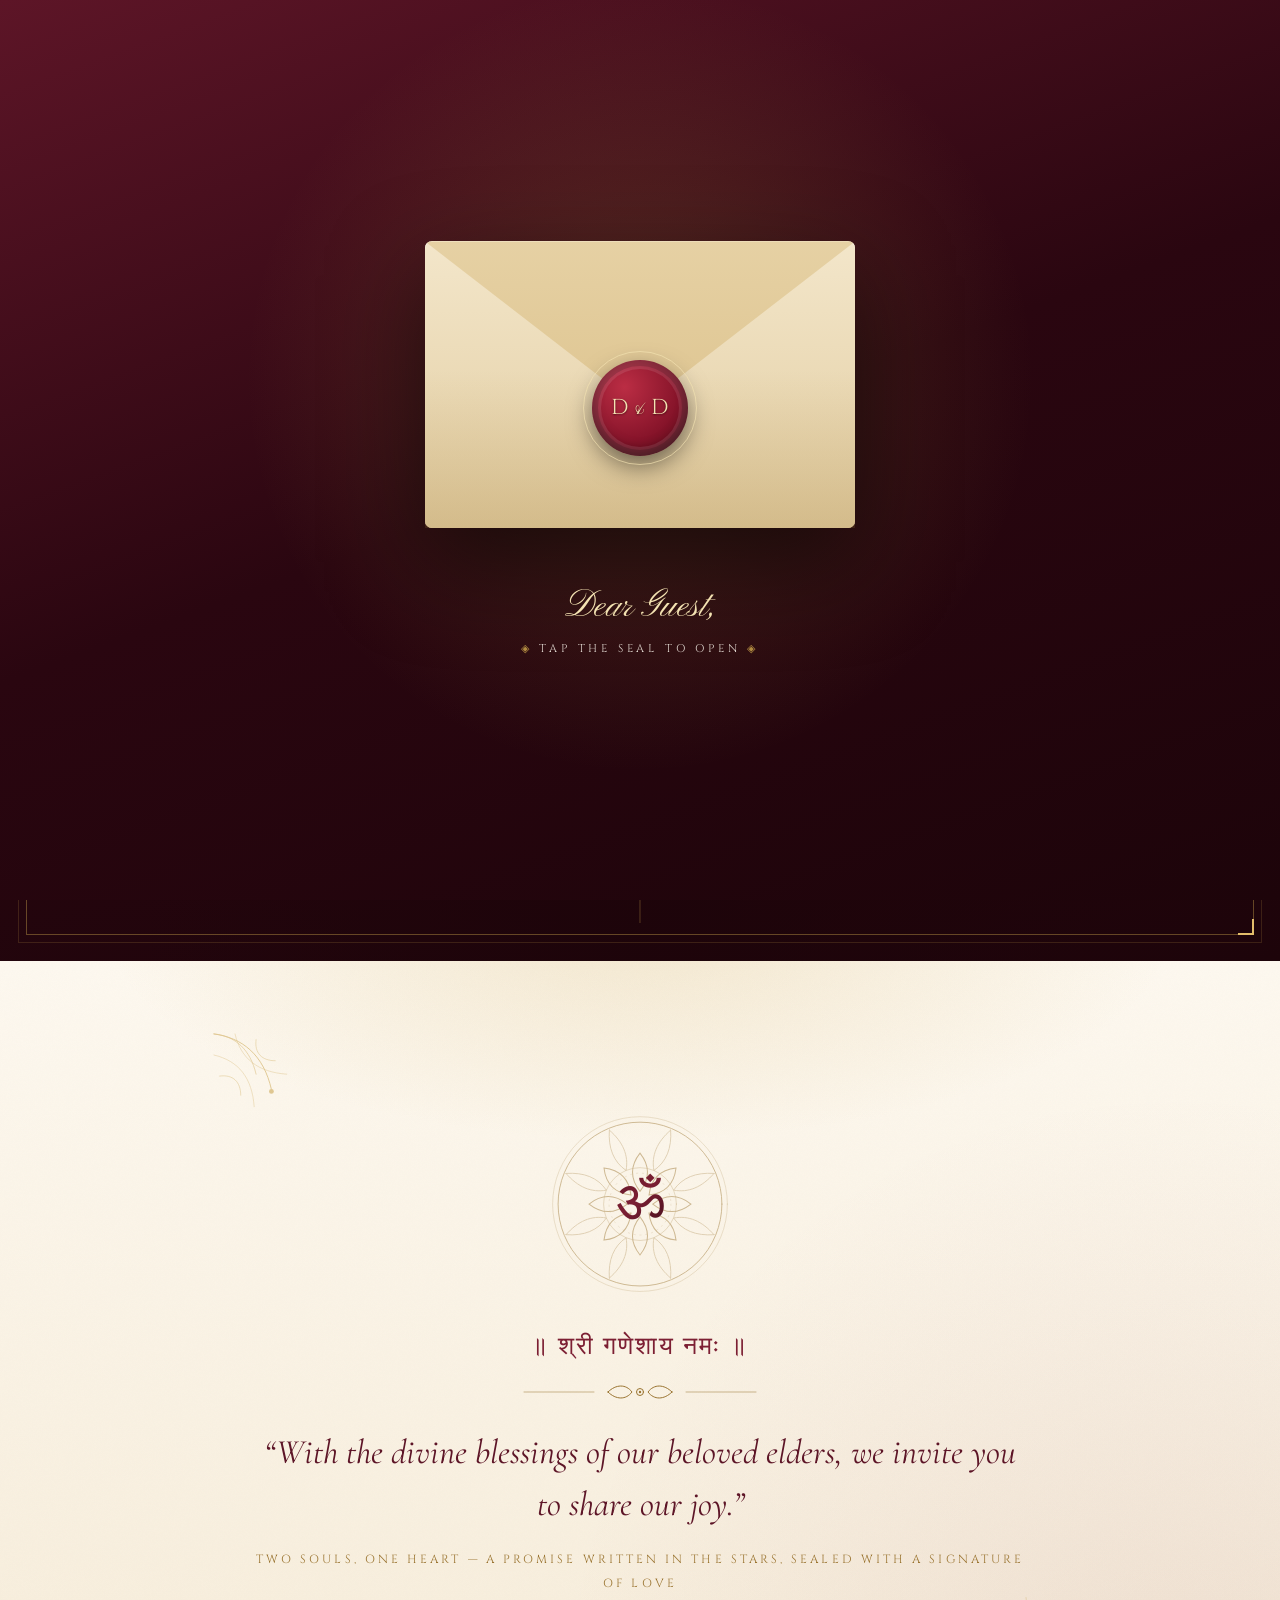
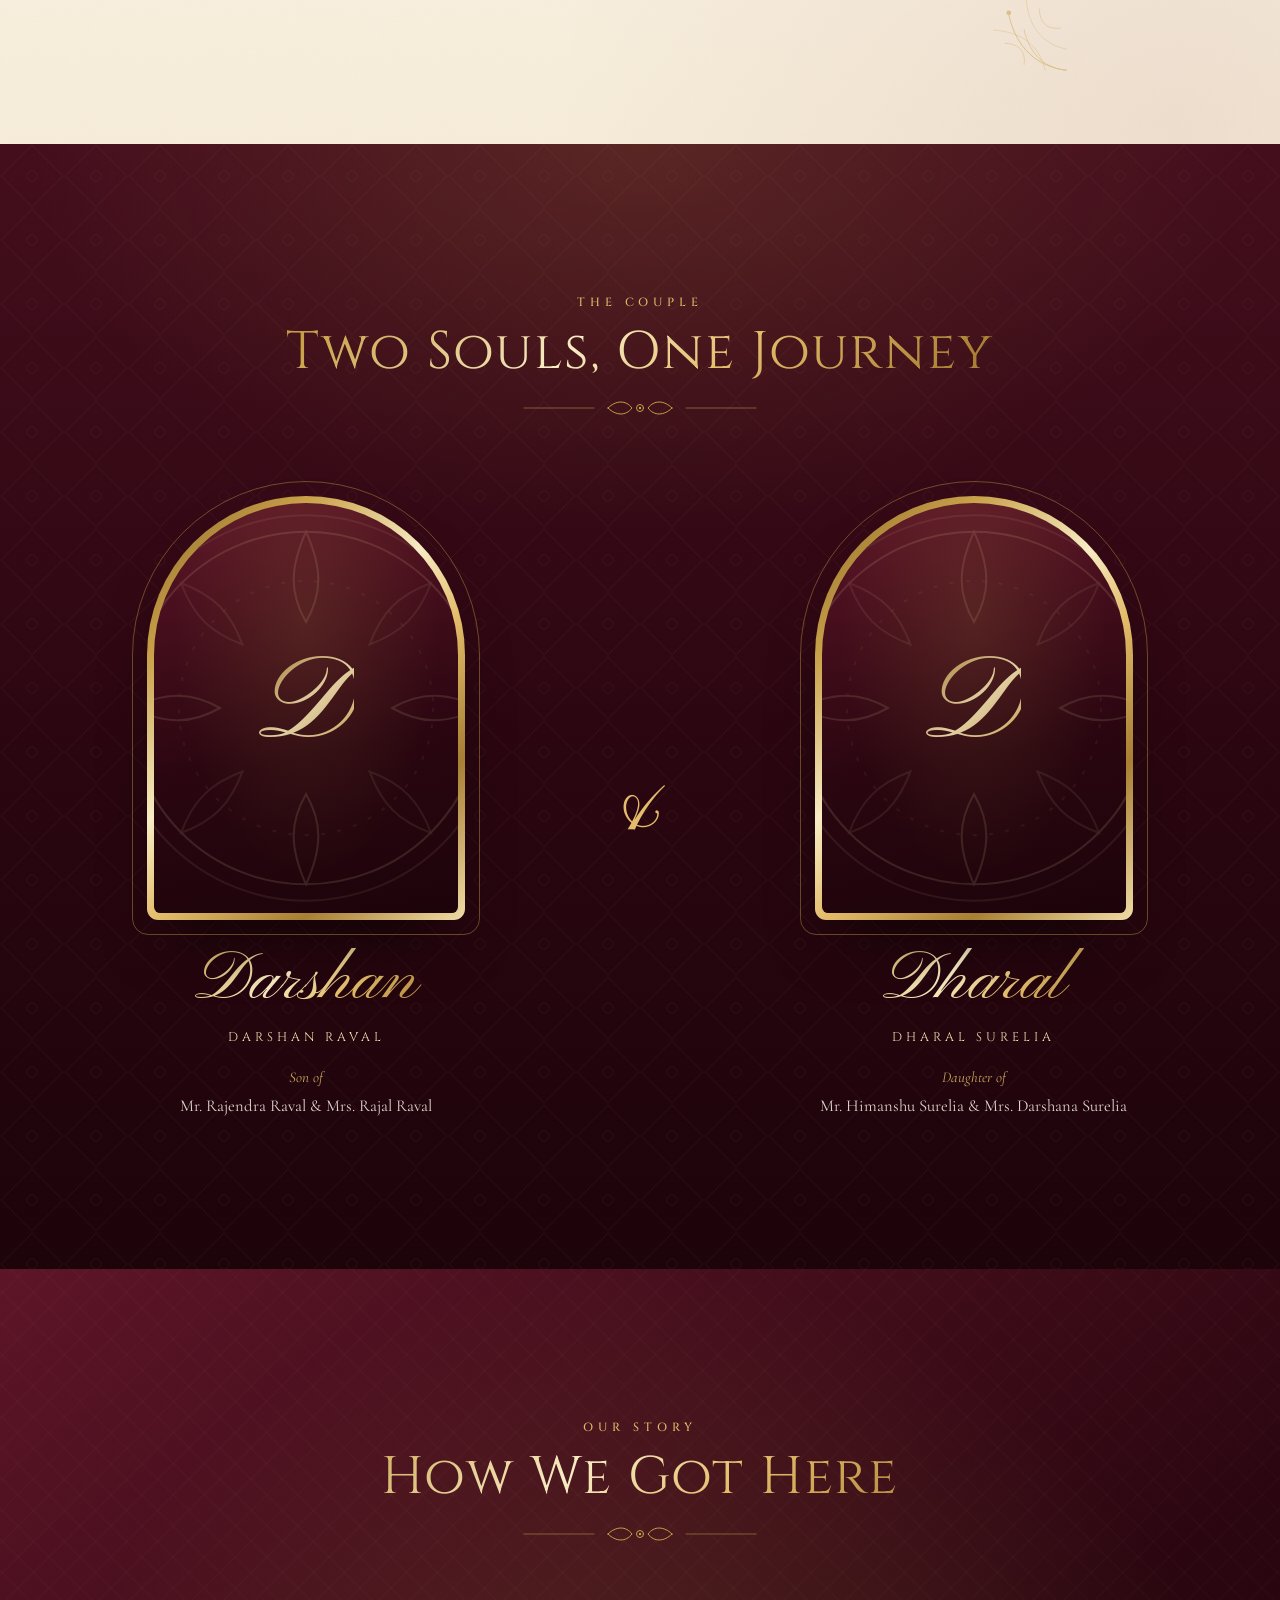
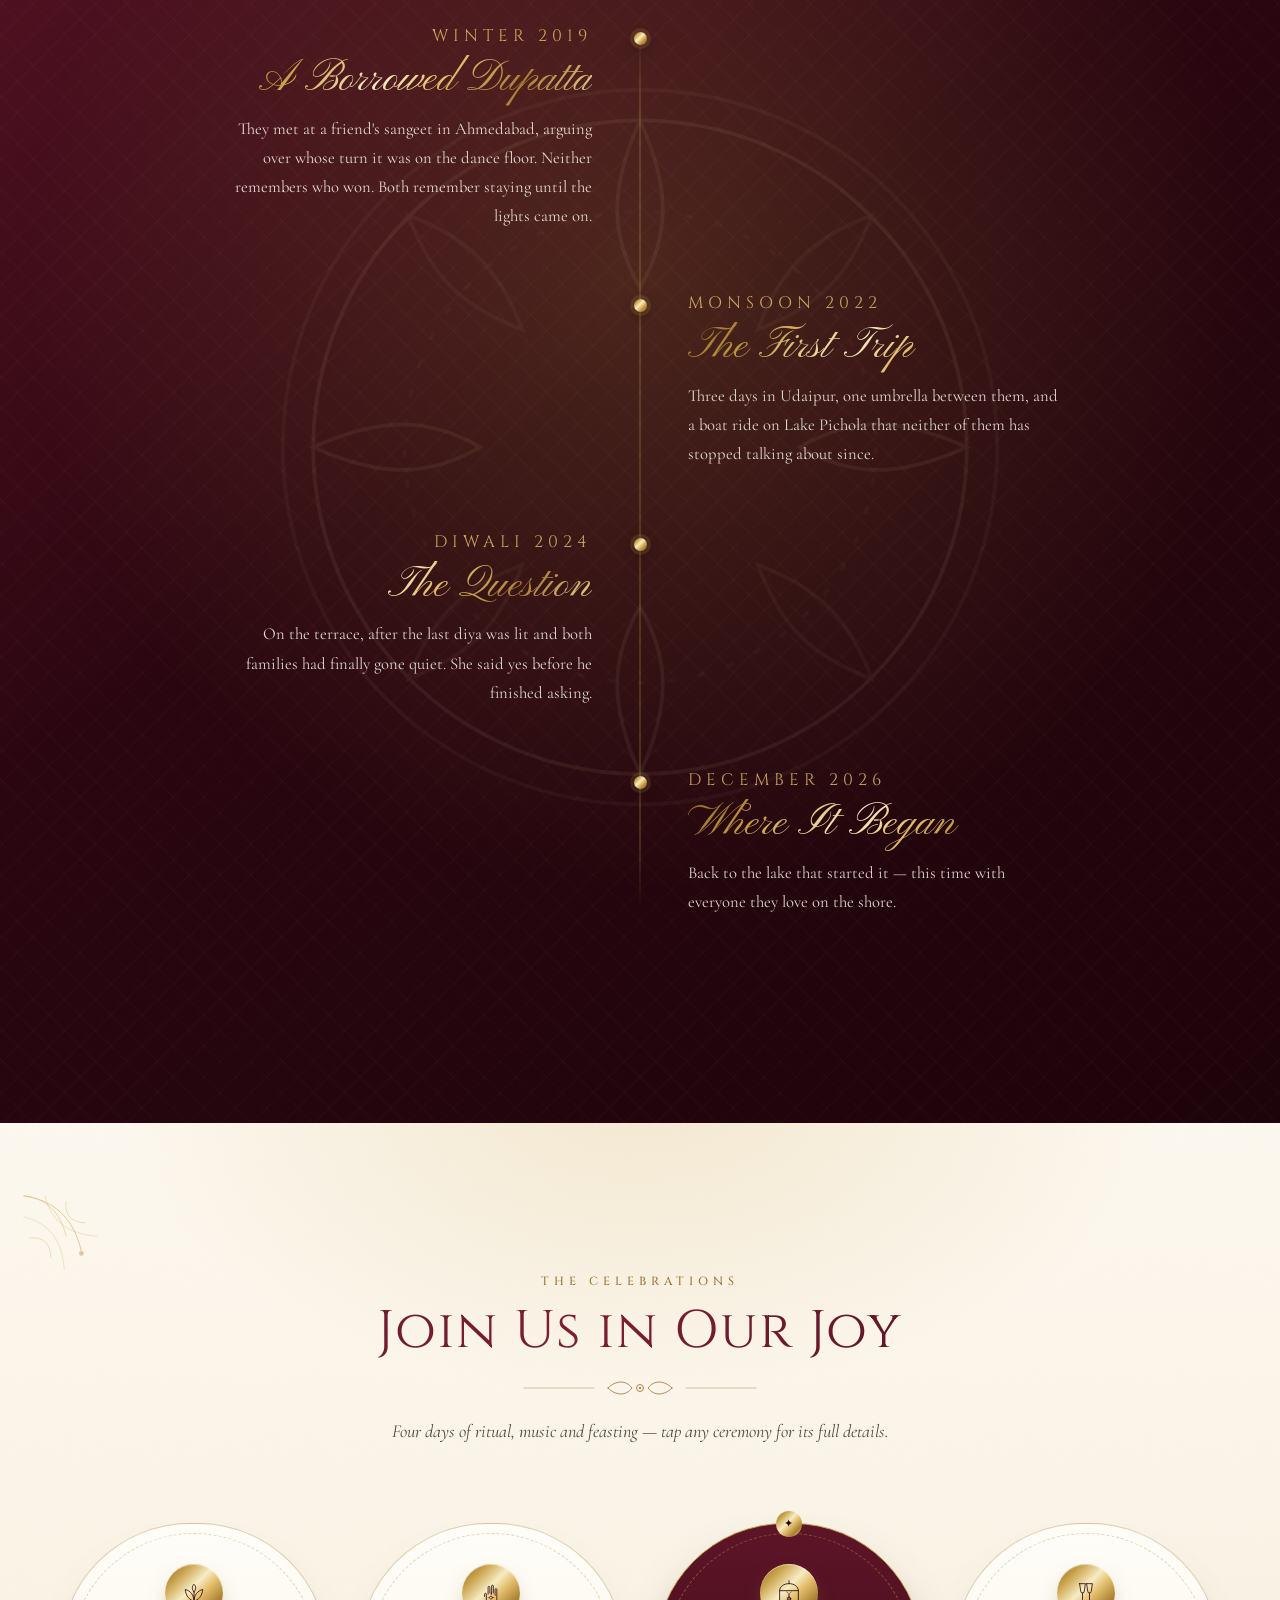
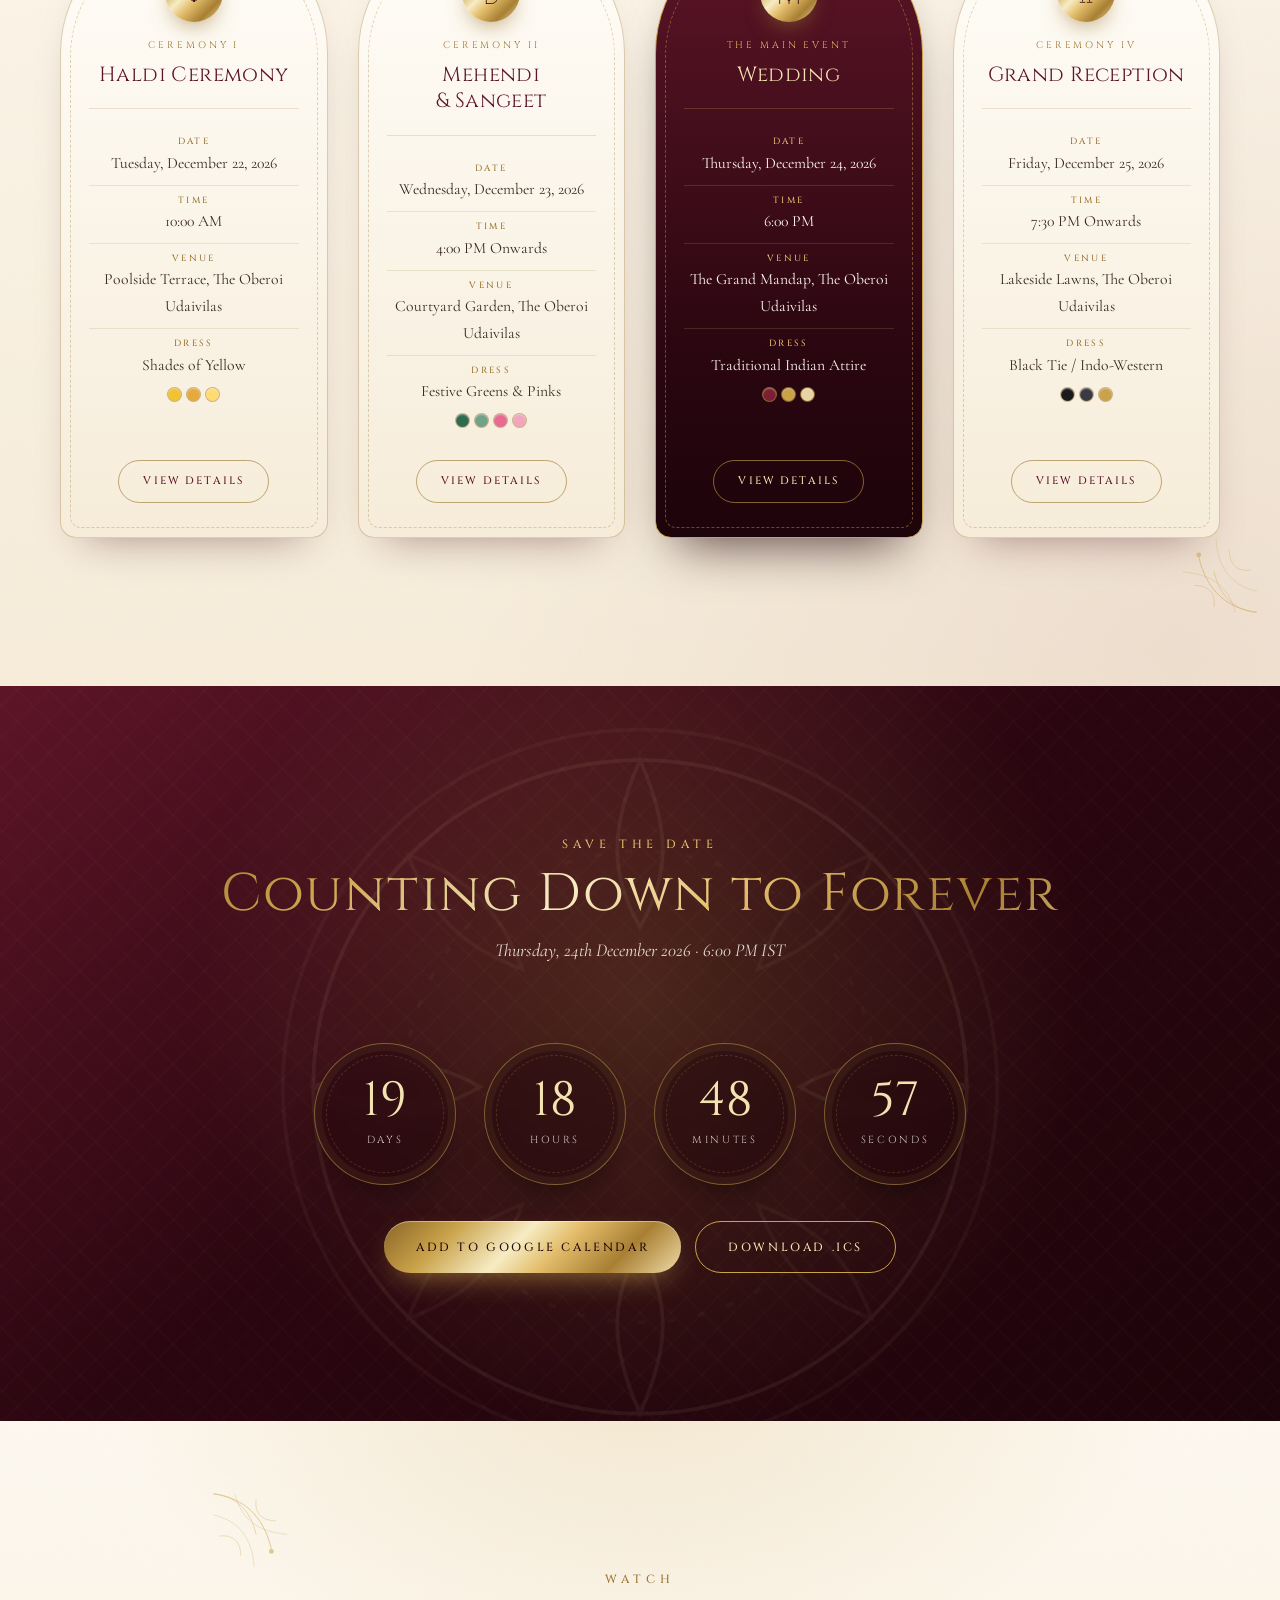
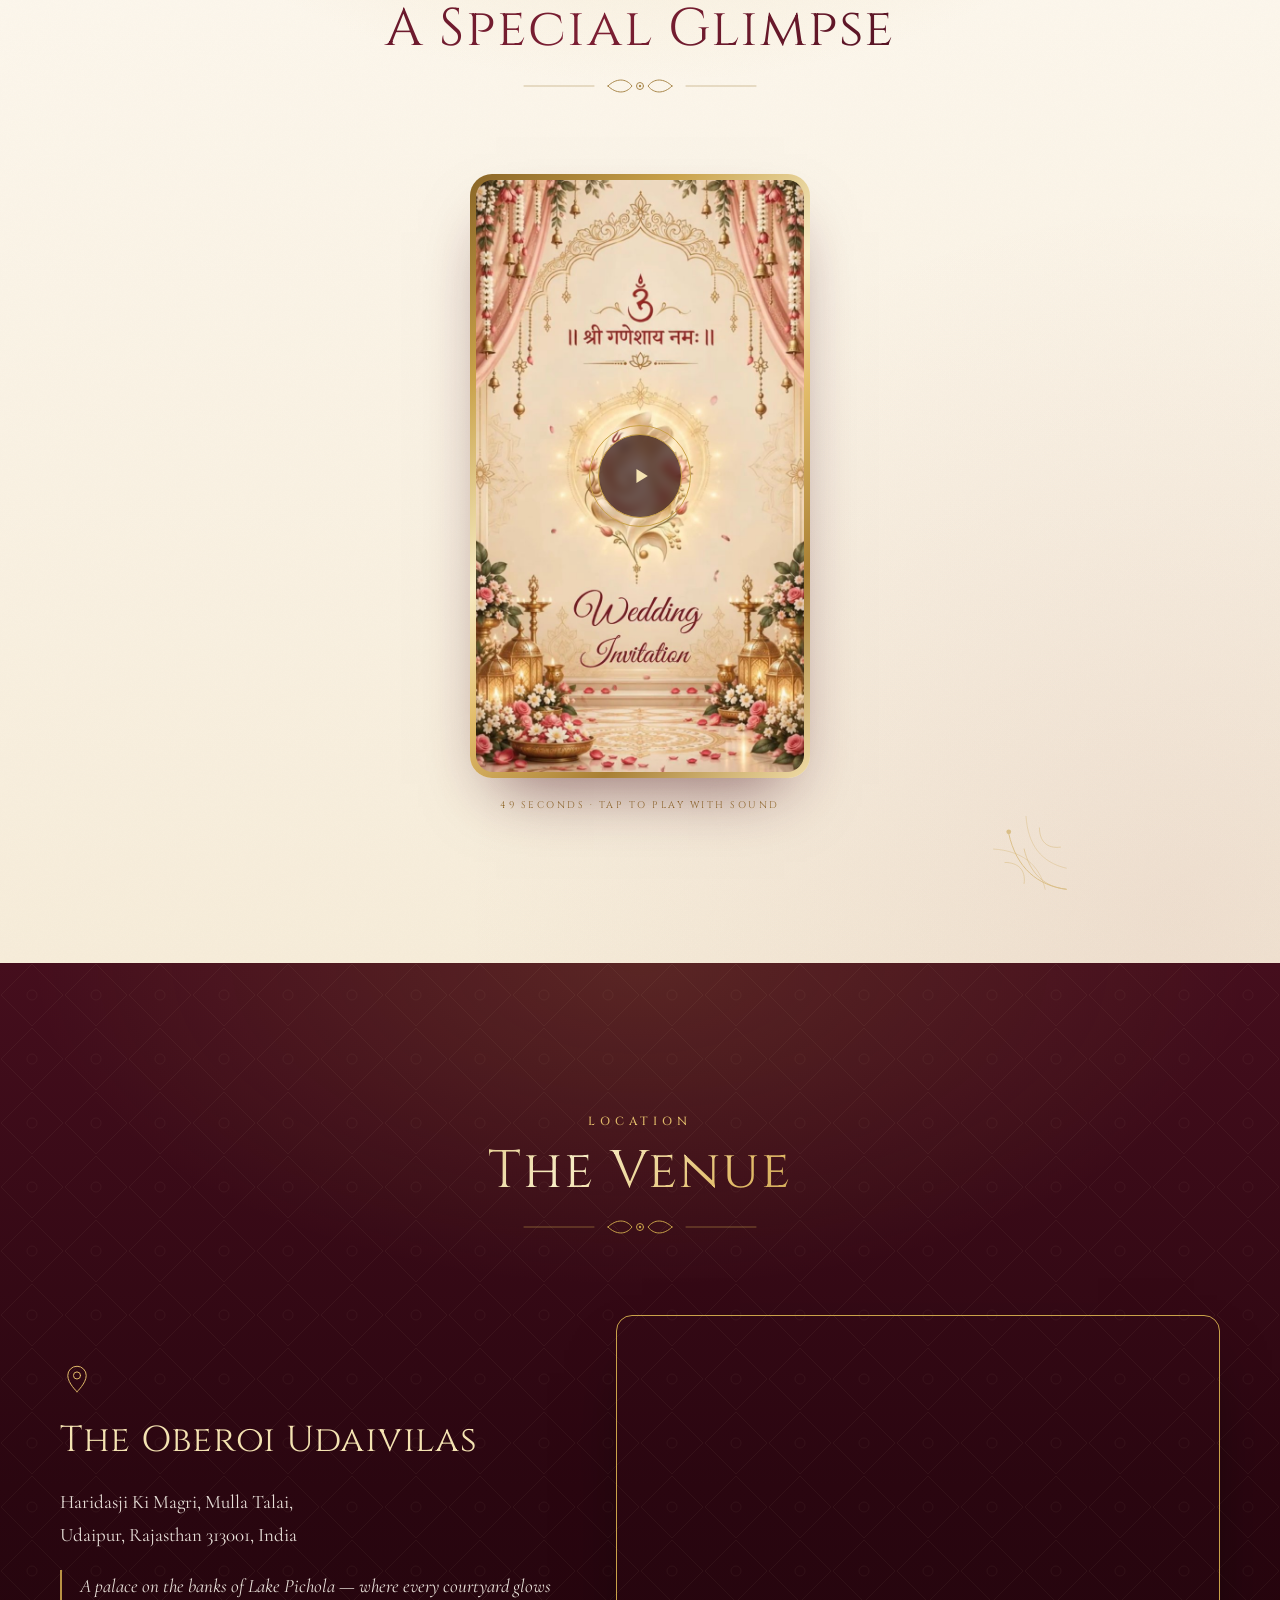
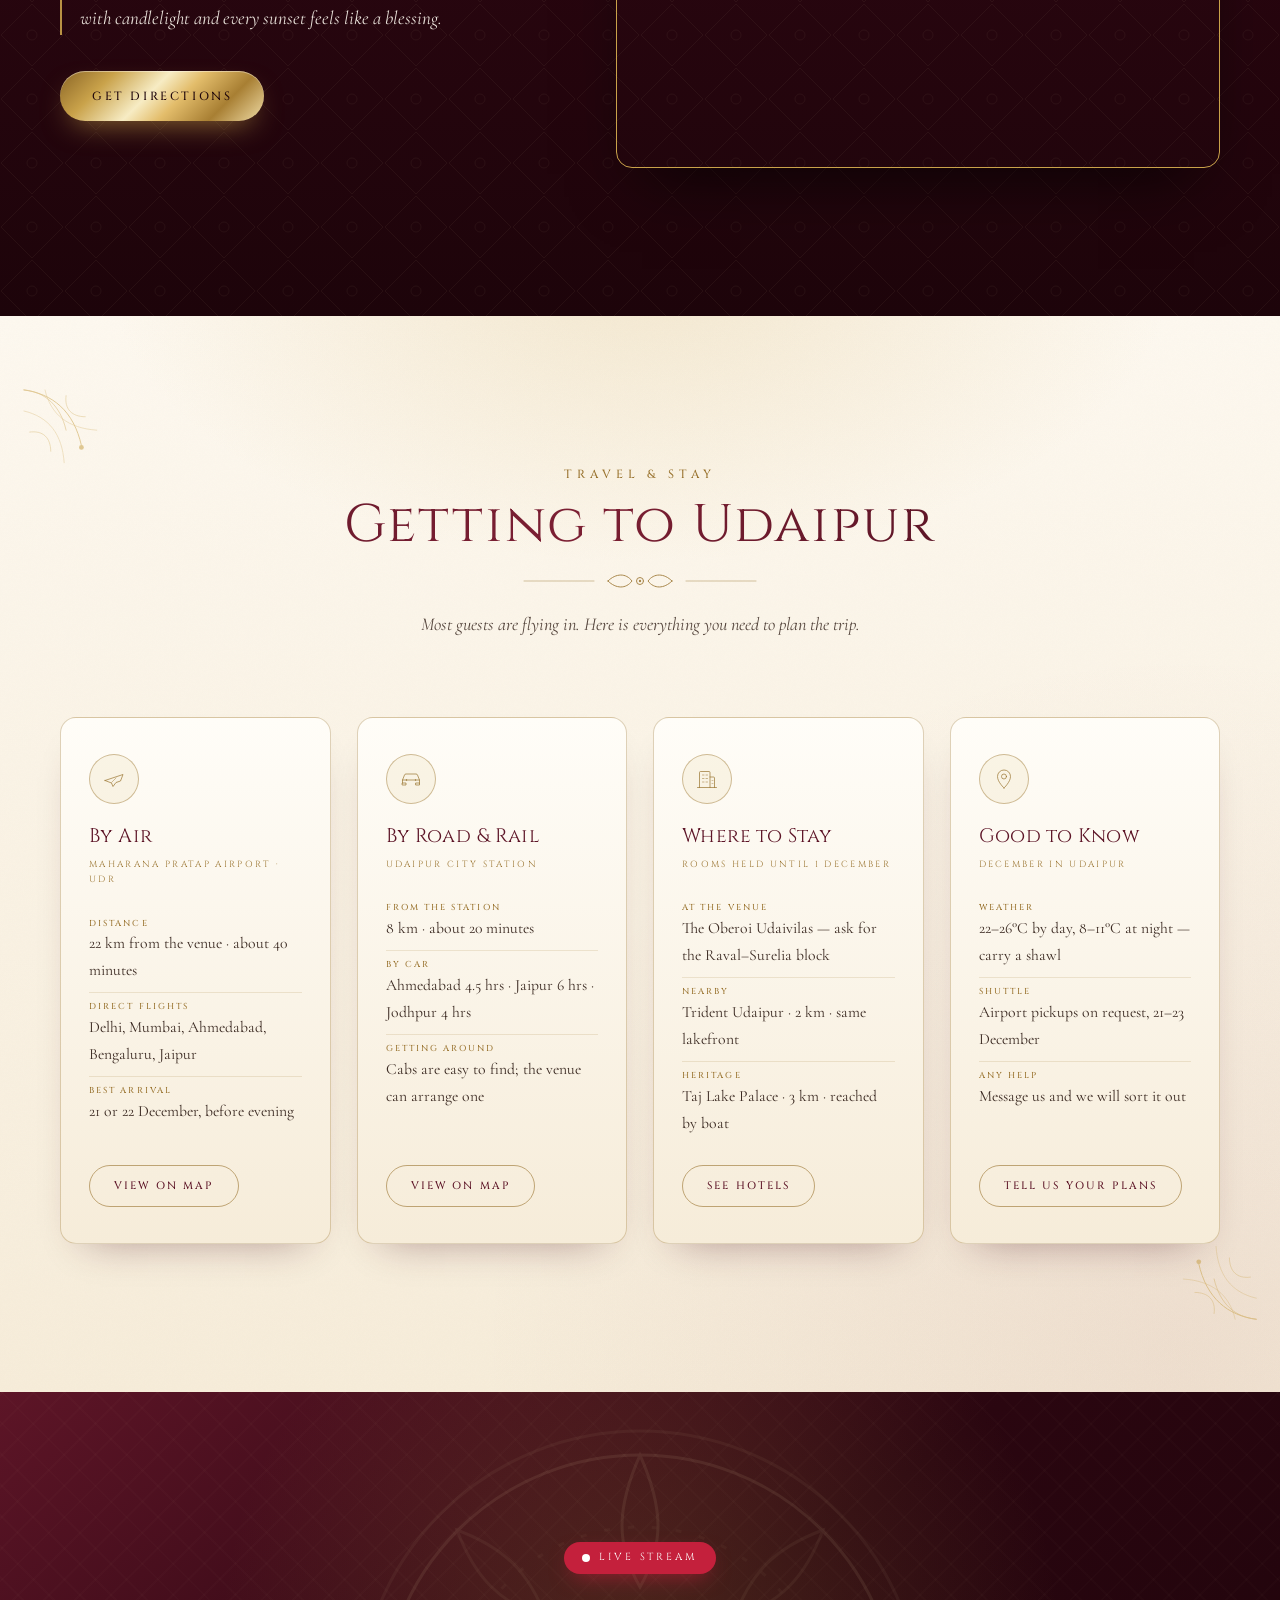
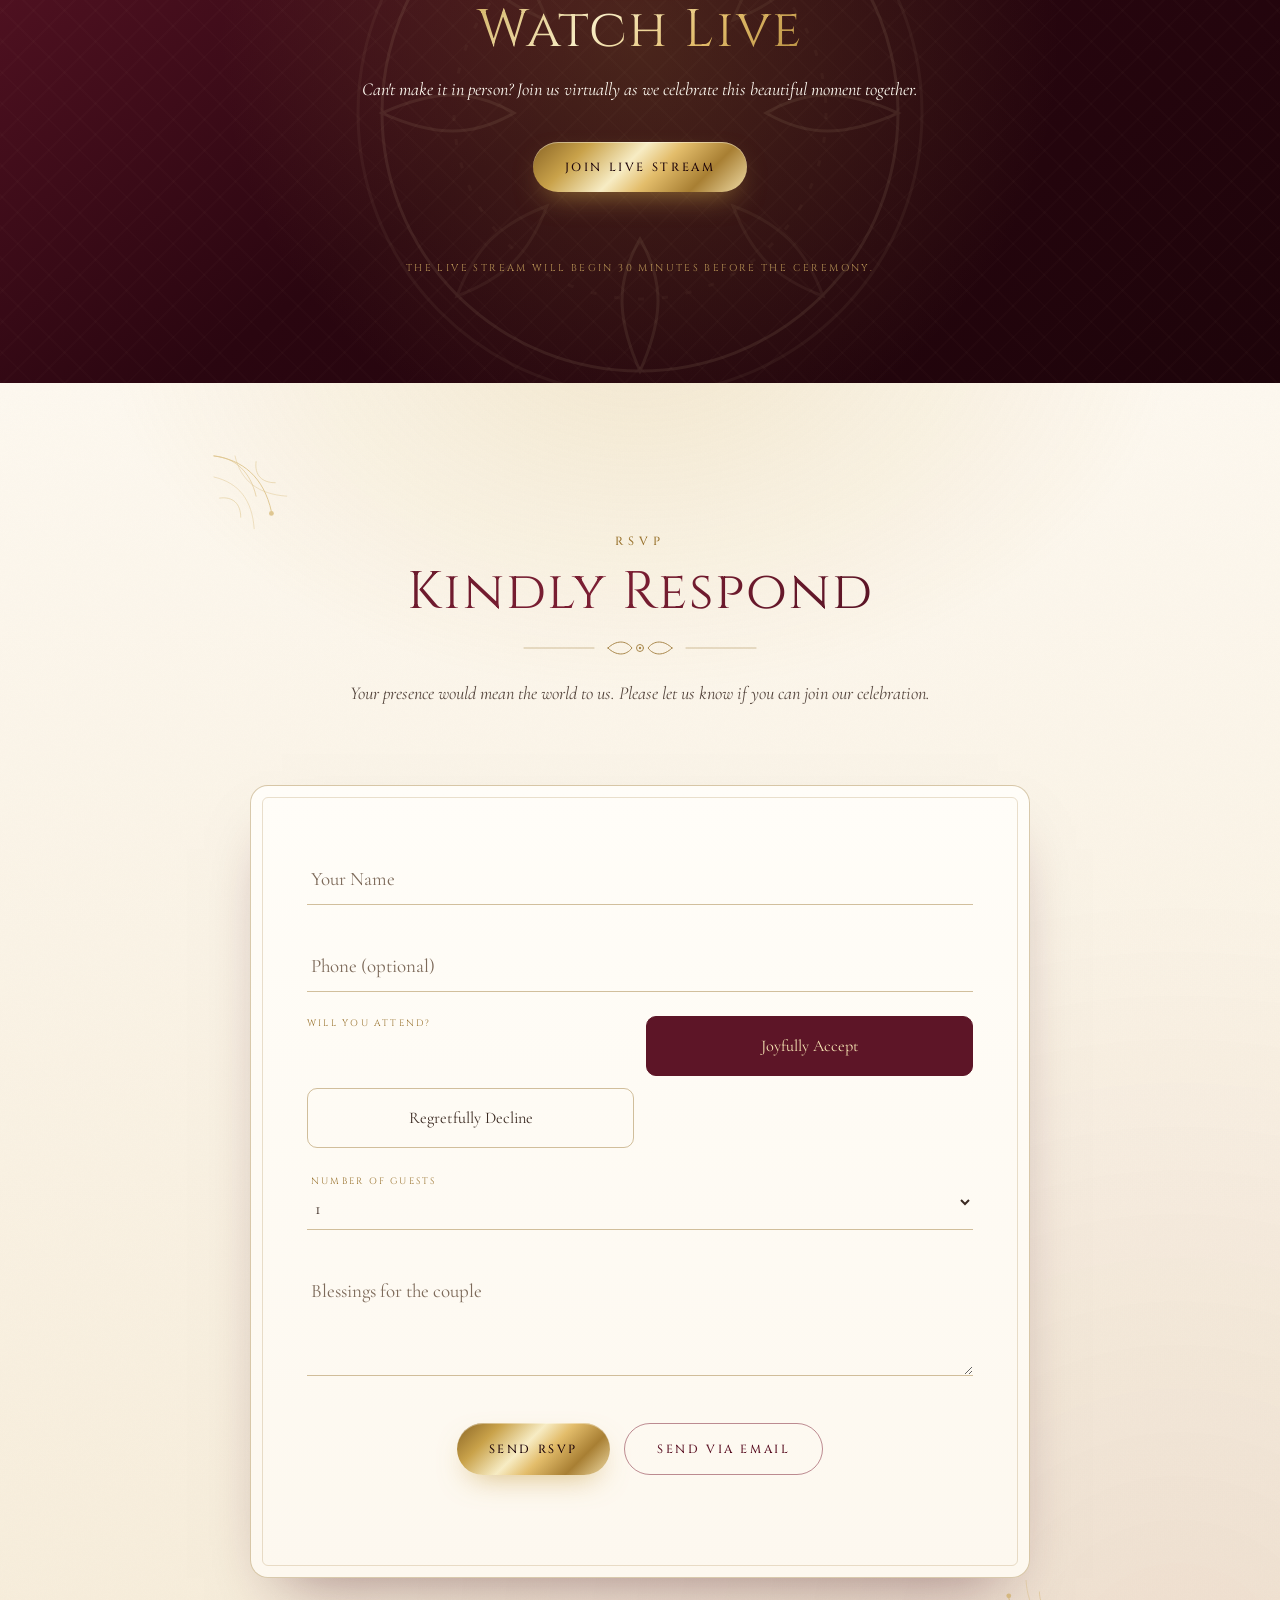
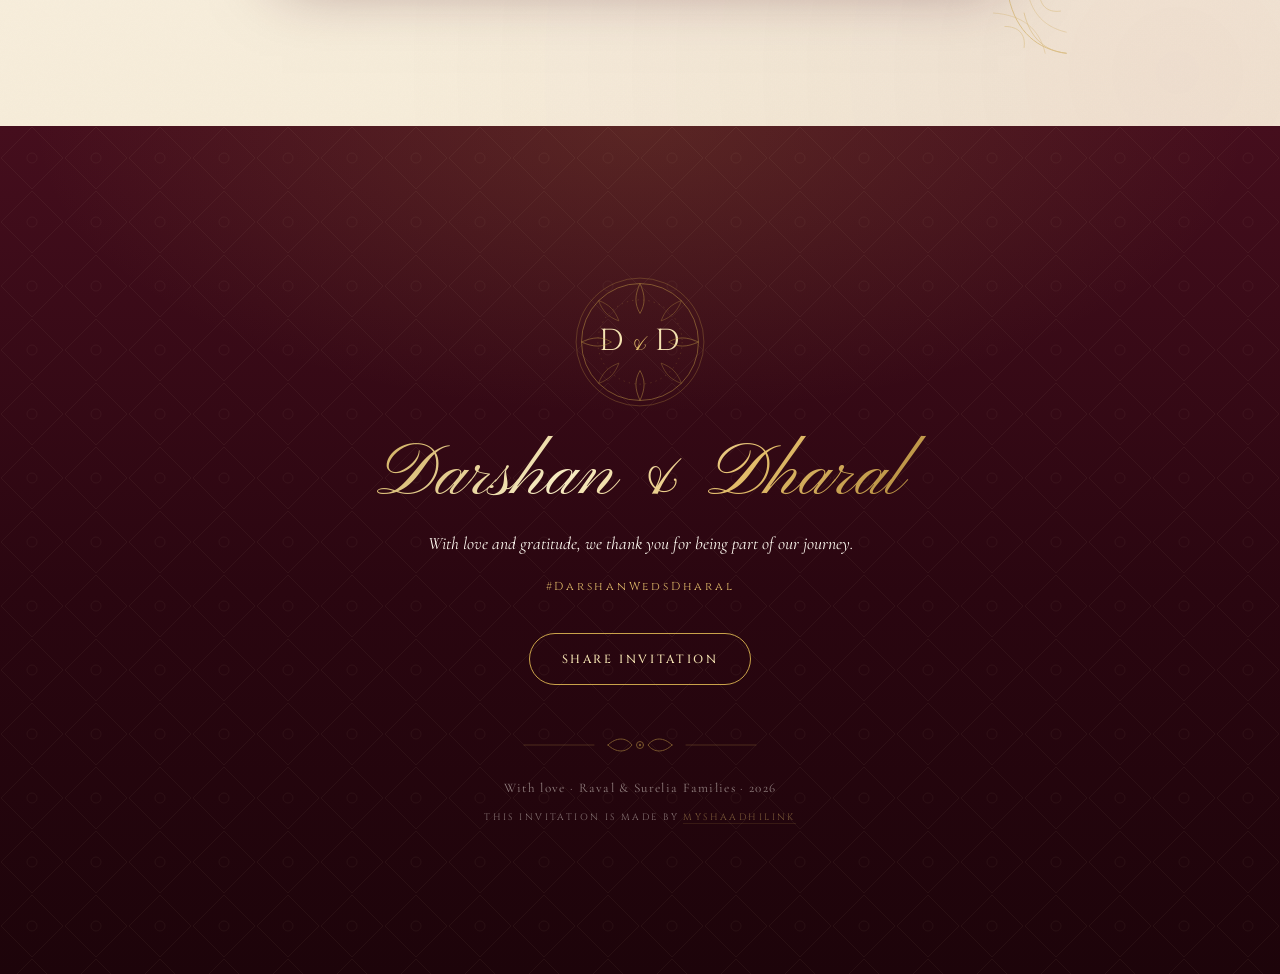
<file: index.html>
<!DOCTYPE html>
<html lang="en">
<head>
  <meta charset="UTF-8" />
  <meta name="viewport" content="width=device-width, initial-scale=1.0" />
  <title>Darshan &amp; Dharal · Wedding Invitation</title>
  <meta name="description" content="Together with their families, Darshan & Dharal request the pleasure of your company — Thursday, 24 December 2026, The Oberoi Udaivilas, Udaipur." />
  <meta property="og:title" content="Darshan &amp; Dharal · Signature of Love" />
  <meta property="og:description" content="Together with their families, Darshan & Dharal request the pleasure of your company." />
  <meta property="og:type" content="website" />
  <meta name="theme-color" content="#2a0610" />
  <link rel="icon" href="data:image/svg+xml,%3Csvg xmlns='http://www.w3.org/2000/svg' viewBox='0 0 32 32'%3E%3Crect width='32' height='32' rx='6' fill='%232a0610'/%3E%3Ctext x='16' y='22' font-family='Georgia,serif' font-size='15' fill='%23e3bd6b' text-anchor='middle'%3ED%3C/text%3E%3C/svg%3E" />
  <link rel="preconnect" href="https://fonts.googleapis.com" />
  <link rel="preconnect" href="https://fonts.gstatic.com" crossorigin />
  <link href="https://fonts.googleapis.com/css2?family=Cinzel:wght@400;500;600&family=Cormorant+Garamond:ital,wght@0,300;0,400;0,500;0,600;1,300;1,400;1,500&family=Pinyon+Script&display=swap" rel="stylesheet" />
  <link rel="stylesheet" href="css/style.css?v=5" />
</head>
<body class="locked">
  <script src="js/sprite.js?v=5"></script>

  <!-- holds the curtain until the display fonts are ready -->
  <div id="loader">
    <div class="loader-mark">
      <span>D<i>&amp;</i>D</span>
      <span class="loader-line" aria-hidden="true"></span>
    </div>
  </div>
  <div id="progress" aria-hidden="true"></div>

  <!-- ============================================================
       ENVELOPE / INTRO
       ============================================================ -->
  <div id="intro" class="intro" aria-label="Open invitation">
    <div class="intro-glow" aria-hidden="true"></div>
    <div class="envelope" id="envelope" role="button" tabindex="0" aria-label="Tap the seal to open the invitation">
      <div class="env-back"></div>
      <div class="env-letter">
        <span class="letter-small">The wedding of</span>
        <span class="letter-names">Darshan <em>&amp;</em> Dharal</span>
        <span class="letter-rule" aria-hidden="true"></span>
        <span class="letter-small">24 · 12 · 2026</span>
      </div>
      <div class="env-front"></div>
      <div class="env-flap"></div>
      <button class="seal" id="sealBtn" type="button" aria-label="Tap the seal to open">
        <span class="seal-ring" aria-hidden="true"></span>
        <span class="seal-inner">D<i>&amp;</i>D</span>
      </button>
    </div>
    <div class="intro-text">
      <p class="intro-dear">Dear <span class="guest-name">Guest</span>,</p>
      <p class="intro-hint"><span class="diamond">◈</span> Tap the seal to open <span class="diamond">◈</span></p>
    </div>
  </div>

  <!-- ============================================================
       FLOATING CONTROLS
       ============================================================ -->
  <canvas id="petals" aria-hidden="true"></canvas>
  <button class="music-btn" id="musicBtn" type="button" aria-label="Toggle music">
    <span class="bars" aria-hidden="true"><i></i><i></i><i></i><i></i></span>
    <span class="music-label">Sound Off</span>
  </button>
  <audio id="bgm" src="assets/audio/kudmayi.mp3" loop preload="none"></audio>
  <nav class="dots" id="dots" aria-label="Section navigation"></nav>

  <main id="main">

    <!-- ============================ HERO ============================ -->
    <section class="hero" id="home" data-label="Home">
      <div class="hero-art" aria-hidden="true">
        <span class="hero-mandala"><svg><use href="#i-mandala" /></svg></span>
        <span class="hero-paisley p1"><svg><use href="#i-paisley" /></svg></span>
        <span class="hero-paisley p2"><svg><use href="#i-paisley" /></svg></span>
      </div>
      <div class="hero-frame" aria-hidden="true"></div>
      <div class="hero-content">
        <p class="eyebrow reveal">Together with their families</p>
        <div class="monogram reveal">
          <svg class="mono-ring" viewBox="0 0 200 200" aria-hidden="true">
            <circle cx="100" cy="100" r="92" />
            <circle cx="100" cy="100" r="83" />
          </svg>
          <span>D<i>&amp;</i>D</span>
        </div>
        <h1 class="hero-names reveal">
          <span>Darshan</span>
          <span class="amp">&amp;</span>
          <span>Dharal</span>
        </h1>
        <p class="hero-sub reveal">request the pleasure of your company</p>
        <div class="hero-date reveal">
          <span>Thursday</span>
          <b>24 · December · 2026</b>
          <span>6:00 PM</span>
        </div>
        <p class="hero-guest reveal">Dear <span class="guest-name">Guest</span>, your presence would mean the world to us</p>
      </div>
      <a href="#blessing" class="scroll-cue" aria-label="Scroll down">
        <span class="scroll-word">Scroll</span>
        <span class="scroll-line" aria-hidden="true"></span>
      </a>
    </section>

    <!-- ========================== BLESSING ========================== -->
    <section class="blessing section-light" id="blessing" data-label="Blessing">
      <div class="container narrow center">
        <div class="blessing-medallion reveal">
          <svg class="bm-lotus" aria-hidden="true"><use href="#i-lotus" /></svg>
          <span class="bm-om" aria-hidden="true">ॐ</span>
        </div>
        <p class="sanskrit reveal">॥ श्री गणेशाय नमः ॥</p>
        <div class="flourish reveal"><svg><use href="#i-flourish" /></svg></div>
        <p class="blessing-text reveal">“With the divine blessings of our beloved elders, we invite you to share our joy.”</p>
        <p class="blessing-quote reveal">Two souls, one heart — a promise written in the stars, sealed with a signature of love</p>
      </div>
    </section>

    <!-- =========================== COUPLE =========================== -->
    <section class="couple section-dark" id="couple" data-label="The Couple">
      <div class="container">
        <header class="sec-head reveal">
          <p class="eyebrow">The Couple</p>
          <h2>Two Souls, One Journey</h2>
          <div class="flourish"><svg><use href="#i-flourish" /></svg></div>
        </header>
        <div class="couple-grid">
          <article class="person reveal">
            <!-- PHOTO SLOT · add inside .arch-inner: <img src="assets/images/groom.jpg" alt="Darshan Raval" /> -->
            <div class="arch">
              <div class="arch-inner">
                <svg class="arch-mandala" aria-hidden="true"><use href="#i-mandala" /></svg>
                <span class="arch-letter" aria-hidden="true">D</span>
                <span class="arch-slot"><svg><use href="#i-photo" /></svg><b>Add photo</b></span>
              </div>
            </div>
            <h3 class="script">Darshan</h3>
            <p class="full">Darshan Raval</p>
            <p class="parents"><span>Son of</span>Mr. Rajendra Raval &amp; Mrs. Rajal Raval</p>
          </article>

          <div class="couple-amp reveal"><span>&amp;</span></div>

          <article class="person reveal">
            <!-- PHOTO SLOT · add inside .arch-inner: <img src="assets/images/bride.jpg" alt="Dharal Surelia" /> -->
            <div class="arch">
              <div class="arch-inner">
                <svg class="arch-mandala" aria-hidden="true"><use href="#i-mandala" /></svg>
                <span class="arch-letter" aria-hidden="true">D</span>
                <span class="arch-slot"><svg><use href="#i-photo" /></svg><b>Add photo</b></span>
              </div>
            </div>
            <h3 class="script">Dharal</h3>
            <p class="full">Dharal Surelia</p>
            <p class="parents"><span>Daughter of</span>Mr. Himanshu Surelia &amp; Mrs. Darshana Surelia</p>
          </article>
        </div>
      </div>
    </section>

    <!-- =========================== OUR STORY ======================== -->
    <section class="story section-deep" id="story" data-label="Our Story">
      <div class="deep-art" aria-hidden="true"><svg><use href="#i-mandala" /></svg></div>
      <div class="container">
        <header class="sec-head reveal">
          <p class="eyebrow">Our Story</p>
          <h2>How We Got Here</h2>
          <div class="flourish"><svg><use href="#i-flourish" /></svg></div>
        </header>
        <div class="story-line">
          <article class="beat reveal">
            <p class="beat-when">Winter 2019</p>
            <h3>A Borrowed Dupatta</h3>
            <p>They met at a friend's sangeet in Ahmedabad, arguing over whose turn it was on the dance floor. Neither remembers who won. Both remember staying until the lights came on.</p>
          </article>
          <article class="beat reveal">
            <p class="beat-when">Monsoon 2022</p>
            <h3>The First Trip</h3>
            <p>Three days in Udaipur, one umbrella between them, and a boat ride on Lake Pichola that neither of them has stopped talking about since.</p>
          </article>
          <article class="beat reveal">
            <p class="beat-when">Diwali 2024</p>
            <h3>The Question</h3>
            <p>On the terrace, after the last diya was lit and both families had finally gone quiet. She said yes before he finished asking.</p>
          </article>
          <article class="beat reveal">
            <p class="beat-when">December 2026</p>
            <h3>Where It Began</h3>
            <p>Back to the lake that started it — this time with everyone they love on the shore.</p>
          </article>
        </div>
      </div>
    </section>

    <!-- ========================= CELEBRATIONS ======================= -->
    <section class="events section-light" id="events" data-label="Celebrations">
      <div class="container">
        <header class="sec-head reveal">
          <p class="eyebrow">The Celebrations</p>
          <h2>Join Us in Our Joy</h2>
          <div class="flourish"><svg><use href="#i-flourish" /></svg></div>
          <p class="sec-sub events-sub">Four days of ritual, music and feasting — tap any ceremony for its full details.</p>
        </header>

        <div class="timeline">
          <article class="event reveal">
            <header class="event-head">
              <span class="event-icon"><svg><use href="#i-haldi" /></svg></span>
              <p class="event-no">Ceremony I</p>
              <h3>Haldi Ceremony</h3>
            </header>
            <ul>
              <li><b>Date</b>Tuesday, December 22, 2026</li>
              <li><b>Time</b>10:00 AM</li>
              <li><b>Venue</b>Poolside Terrace, The Oberoi Udaivilas</li>
              <li data-colors="#F2C230,#E8A93C,#FFDC73"><b>Dress</b>Shades of Yellow</li>
            </ul>
            <a class="btn btn-line" href="haldi.html">View Details</a>
          </article>

          <article class="event reveal">
            <header class="event-head">
              <span class="event-icon"><svg><use href="#i-mehendi" /></svg></span>
              <p class="event-no">Ceremony II</p>
              <h3>Mehendi &amp; Sangeet</h3>
            </header>
            <ul>
              <li><b>Date</b>Wednesday, December 23, 2026</li>
              <li><b>Time</b>4:00 PM Onwards</li>
              <li><b>Venue</b>Courtyard Garden, The Oberoi Udaivilas</li>
              <li data-colors="#2F6B4F,#6FA287,#E86A92,#F2A6BE"><b>Dress</b>Festive Greens &amp; Pinks</li>
            </ul>
            <a class="btn btn-line" href="mehendi.html">View Details</a>
          </article>

          <article class="event featured reveal">
            <span class="event-crown" aria-hidden="true">✦</span>
            <header class="event-head">
              <span class="event-icon"><svg><use href="#i-wedding" /></svg></span>
              <p class="event-no">The Main Event</p>
              <h3>Wedding</h3>
            </header>
            <ul>
              <li><b>Date</b>Thursday, December 24, 2026</li>
              <li><b>Time</b>6:00 PM</li>
              <li><b>Venue</b>The Grand Mandap, The Oberoi Udaivilas</li>
              <li data-colors="#7C1F33,#C9A24A,#E8D5A3"><b>Dress</b>Traditional Indian Attire</li>
            </ul>
            <a class="btn btn-line" href="wedding.html">View Details</a>
          </article>

          <article class="event reveal">
            <header class="event-head">
              <span class="event-icon"><svg><use href="#i-reception" /></svg></span>
              <p class="event-no">Ceremony IV</p>
              <h3>Grand Reception</h3>
            </header>
            <ul>
              <li><b>Date</b>Friday, December 25, 2026</li>
              <li><b>Time</b>7:30 PM Onwards</li>
              <li><b>Venue</b>Lakeside Lawns, The Oberoi Udaivilas</li>
              <li data-colors="#1B1B1F,#3A3A42,#C9A24A"><b>Dress</b>Black Tie / Indo-Western</li>
            </ul>
            <a class="btn btn-line" href="grand-reception.html">View Details</a>
          </article>
        </div>
      </div>
    </section>

    <!-- ========================== COUNTDOWN ========================= -->
    <section class="countdown section-deep" id="countdown" data-label="Save the Date">
      <div class="deep-art" aria-hidden="true"><svg><use href="#i-mandala" /></svg></div>
      <div class="container center">
        <header class="sec-head reveal">
          <p class="eyebrow">Save the Date</p>
          <h2>Counting Down to Forever</h2>
          <p class="sec-sub">Thursday, 24th December 2026 · 6:00 PM IST</p>
        </header>
        <div class="timer reveal" id="timer">
          <div><b data-u="d">00</b><span>Days</span></div>
          <div><b data-u="h">00</b><span>Hours</span></div>
          <div><b data-u="m">00</b><span>Minutes</span></div>
          <div><b data-u="s">00</b><span>Seconds</span></div>
        </div>
        <p class="timer-done" id="timerDone" hidden>The celebrations have begun ✦</p>
        <div class="btn-row reveal">
          <a class="btn btn-gold" id="gcalBtn" target="_blank" rel="noopener">Add to Google Calendar</a>
          <button class="btn btn-ghost" id="icsBtn" type="button">Download .ics</button>
        </div>
      </div>
    </section>

    <!-- ============================ WATCH =========================== -->
    <section class="video section-light" id="video" data-label="Watch">
      <div class="container narrow center">
        <header class="sec-head reveal">
          <p class="eyebrow">Watch</p>
          <h2>A Special Glimpse</h2>
          <div class="flourish"><svg><use href="#i-flourish" /></svg></div>
        </header>
        <!-- Vertical (9:16) invitation film. Swap the file by changing data-src;
             a YouTube id on data-id works too. Drop both to fall back to the
             ornamental poster. -->
        <div class="video-frame portrait reveal" id="videoFrame"
             data-id="" data-src="assets/video/invitation-film.mp4">
          <div class="video-poster">
            <img class="vp-still" src="assets/images/film-poster.jpg" alt="Opening frame of the invitation film" loading="lazy" />
          </div>
          <button class="play" type="button" aria-label="Play the invitation film"><svg><use href="#i-play" /></svg></button>
        </div>
        <p class="video-note reveal">49 seconds · tap to play with sound</p>
      </div>
    </section>

    <!-- =========================== LOCATION ========================= -->
    <section class="venue section-dark" id="venue" data-label="Location">
      <div class="container">
        <header class="sec-head reveal">
          <p class="eyebrow">Location</p>
          <h2>The Venue</h2>
          <div class="flourish"><svg><use href="#i-flourish" /></svg></div>
        </header>
        <div class="venue-grid">
          <div class="venue-info reveal">
            <span class="venue-pin" aria-hidden="true"><svg><use href="#i-pin" /></svg></span>
            <h3>The Oberoi Udaivilas</h3>
            <p>Haridasji Ki Magri, Mulla Talai,<br />Udaipur, Rajasthan 313001, India</p>
            <p class="venue-note">A palace on the banks of Lake Pichola — where every courtyard glows with candlelight and every sunset feels like a blessing.</p>
            <div class="btn-row left">
              <a class="btn btn-gold" href="https://maps.google.com/?q=The+Oberoi+Udaivilas+Udaipur" target="_blank" rel="noopener">Get Directions</a>
            </div>
          </div>
          <div class="map reveal">
            <iframe title="Venue map" loading="lazy" referrerpolicy="no-referrer-when-downgrade" src="https://maps.google.com/maps?q=The%20Oberoi%20Udaivilas%20Udaipur&z=14&output=embed"></iframe>
          </div>
        </div>
      </div>
    </section>

    <!-- ========================= TRAVEL & STAY ====================== -->
    <section class="travel section-light" id="travel" data-label="Travel &amp; Stay">
      <div class="container">
        <header class="sec-head reveal">
          <p class="eyebrow">Travel &amp; Stay</p>
          <h2>Getting to Udaipur</h2>
          <div class="flourish"><svg><use href="#i-flourish" /></svg></div>
          <p class="sec-sub events-sub">Most guests are flying in. Here is everything you need to plan the trip.</p>
        </header>

        <div class="travel-grid">
          <article class="trip reveal">
            <span class="trip-icon" aria-hidden="true"><svg><use href="#i-plane" /></svg></span>
            <h3>By Air</h3>
            <p class="trip-meta">Maharana Pratap Airport · UDR</p>
            <ul>
              <li><b>Distance</b>22 km from the venue · about 40 minutes</li>
              <li><b>Direct flights</b>Delhi, Mumbai, Ahmedabad, Bengaluru, Jaipur</li>
              <li><b>Best arrival</b>21 or 22 December, before evening</li>
            </ul>
            <a class="btn btn-line" href="https://maps.google.com/?q=Maharana+Pratap+Airport+Udaipur" target="_blank" rel="noopener">View on Map</a>
          </article>

          <article class="trip reveal">
            <span class="trip-icon" aria-hidden="true"><svg><use href="#i-car" /></svg></span>
            <h3>By Road &amp; Rail</h3>
            <p class="trip-meta">Udaipur City Station</p>
            <ul>
              <li><b>From the station</b>8 km · about 20 minutes</li>
              <li><b>By car</b>Ahmedabad 4.5 hrs · Jaipur 6 hrs · Jodhpur 4 hrs</li>
              <li><b>Getting around</b>Cabs are easy to find; the venue can arrange one</li>
            </ul>
            <a class="btn btn-line" href="https://maps.google.com/?q=Udaipur+City+Railway+Station" target="_blank" rel="noopener">View on Map</a>
          </article>

          <article class="trip reveal">
            <span class="trip-icon" aria-hidden="true"><svg><use href="#i-hotel" /></svg></span>
            <h3>Where to Stay</h3>
            <p class="trip-meta">Rooms held until 1 December</p>
            <ul>
              <li><b>At the venue</b>The Oberoi Udaivilas — ask for the Raval–Surelia block</li>
              <li><b>Nearby</b>Trident Udaipur · 2 km · same lakefront</li>
              <li><b>Heritage</b>Taj Lake Palace · 3 km · reached by boat</li>
            </ul>
            <a class="btn btn-line" href="https://maps.google.com/?q=hotels+near+The+Oberoi+Udaivilas+Udaipur" target="_blank" rel="noopener">See Hotels</a>
          </article>

          <article class="trip reveal">
            <span class="trip-icon" aria-hidden="true"><svg><use href="#i-pin" /></svg></span>
            <h3>Good to Know</h3>
            <p class="trip-meta">December in Udaipur</p>
            <ul>
              <li><b>Weather</b>22–26°C by day, 8–11°C at night — carry a shawl</li>
              <li><b>Shuttle</b>Airport pickups on request, 21–23 December</li>
              <li><b>Any help</b>Message us and we will sort it out</li>
            </ul>
            <a class="btn btn-line" href="#rsvp">Tell Us Your Plans</a>
          </article>
        </div>
      </div>
    </section>

    <!-- ========================= LIVE STREAM ======================== -->
    <section class="live section-deep" id="live" data-label="Live Stream">
      <div class="deep-art alt" aria-hidden="true"><svg><use href="#i-mandala" /></svg></div>
      <div class="container narrow center">
        <div class="live-badge reveal"><i aria-hidden="true"></i> Live Stream</div>
        <h2 class="reveal">Watch Live</h2>
        <p class="sec-sub reveal">Can't make it in person? Join us virtually as we celebrate this beautiful moment together.</p>
        <div class="btn-row reveal">
          <a class="btn btn-gold" href="https://myshaadhilink.in/livestream/coming-soon" target="_blank" rel="noopener">Join Live Stream</a>
        </div>
        <p class="live-note reveal">The live stream will begin 30 minutes before the ceremony.</p>
      </div>
    </section>

    <!-- ============================ RSVP ============================ -->
    <section class="rsvp section-light" id="rsvp" data-label="RSVP">
      <div class="container narrow">
        <header class="sec-head reveal">
          <p class="eyebrow">RSVP</p>
          <h2>Kindly Respond</h2>
          <div class="flourish"><svg><use href="#i-flourish" /></svg></div>
          <p class="sec-sub rsvp-sub">Your presence would mean the world to us. Please let us know if you can join our celebration.</p>
        </header>
        <form class="rsvp-form reveal" id="rsvpForm" novalidate>
          <div class="field"><input id="rName" name="name" required placeholder=" " autocomplete="name" /><label for="rName">Your Name</label></div>
          <div class="field"><input id="rPhone" name="phone" type="tel" placeholder=" " autocomplete="tel" /><label for="rPhone">Phone (optional)</label></div>
          <fieldset class="choice">
            <legend>Will you attend?</legend>
            <label><input type="radio" name="attend" value="Joyfully Accepts" checked /><span>Joyfully Accept</span></label>
            <label><input type="radio" name="attend" value="Regretfully Declines" /><span>Regretfully Decline</span></label>
          </fieldset>
          <div class="field"><select id="rGuests" name="guests"><option>1</option><option>2</option><option>3</option><option>4</option><option>5+</option></select><label for="rGuests" class="up">Number of Guests</label></div>
          <div class="field"><textarea id="rMsg" name="message" rows="3" placeholder=" "></textarea><label for="rMsg">Blessings for the couple</label></div>
          <div class="btn-row">
            <button class="btn btn-gold" type="submit" data-via="whatsapp">Send RSVP</button>
            <button class="btn btn-ghost dark" type="submit" data-via="email">Send via Email</button>
          </div>
          <p class="form-msg" id="formMsg" role="status"></p>
        </form>
      </div>
    </section>

    <!-- =========================== FOOTER =========================== -->
    <footer class="footer section-dark" id="thanks" data-label="Thank You">
      <div class="container center">
        <div class="footer-medallion reveal" aria-hidden="true">
          <svg class="fm-ring"><use href="#i-mandala" /></svg>
          <span>D<i>&amp;</i>D</span>
        </div>
        <p class="footer-names reveal">Darshan <i>&amp;</i> Dharal</p>
        <p class="footer-line reveal">With love and gratitude, we thank you for being part of our journey.</p>
        <p class="hashtag reveal">#DarshanWedsDharal</p>
        <div class="btn-row reveal">
          <button class="btn btn-ghost" id="shareBtn" type="button">Share Invitation</button>
        </div>
        <div class="footer-rule" aria-hidden="true"><svg><use href="#i-flourish" /></svg></div>
        <p class="copy">With love · Raval &amp; Surelia Families · 2026</p>
        <p class="made-by">This invitation is made by <a href="https://myshaadhilink.in/" target="_blank" rel="noopener">MyShaadhiLink</a></p>
      </div>
    </footer>
  </main>

  <script src="js/ui.js?v=5"></script>
  <script src="js/main.js?v=5"></script>
</body>
</html>
</file>
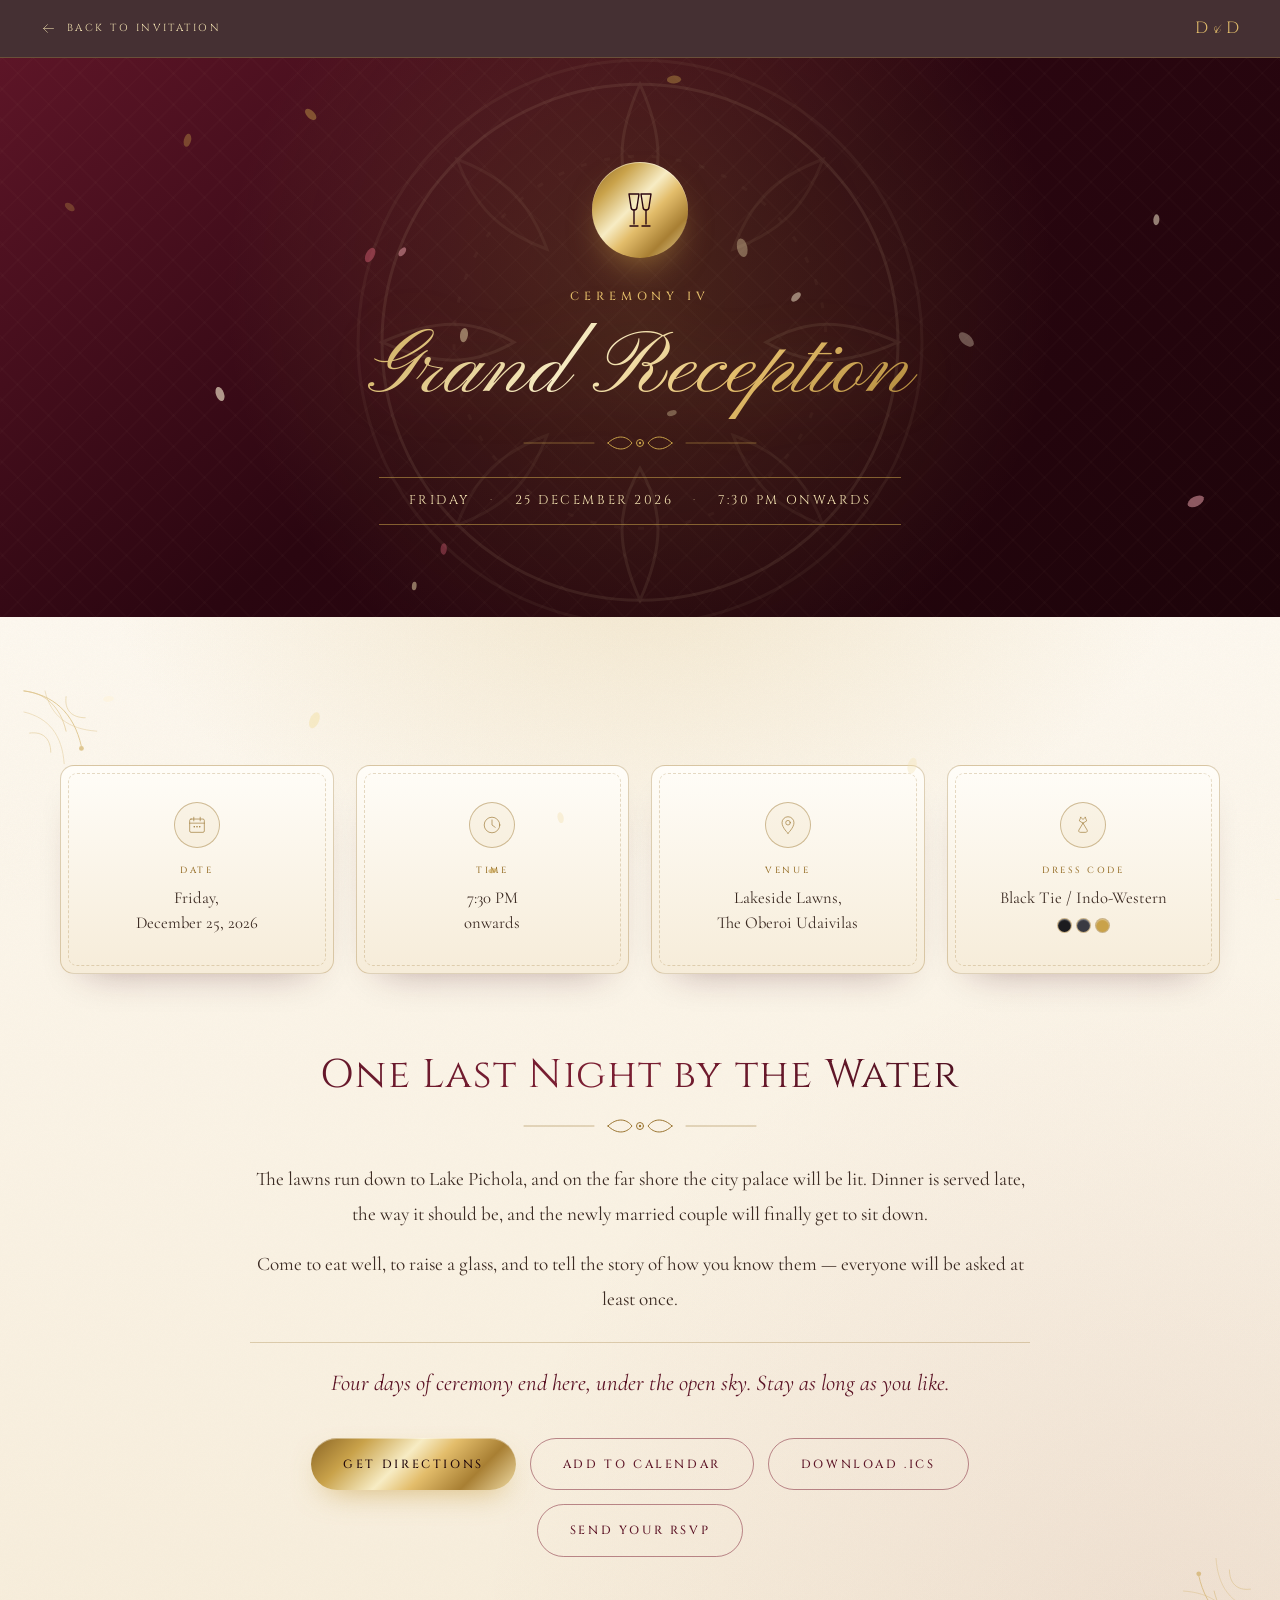
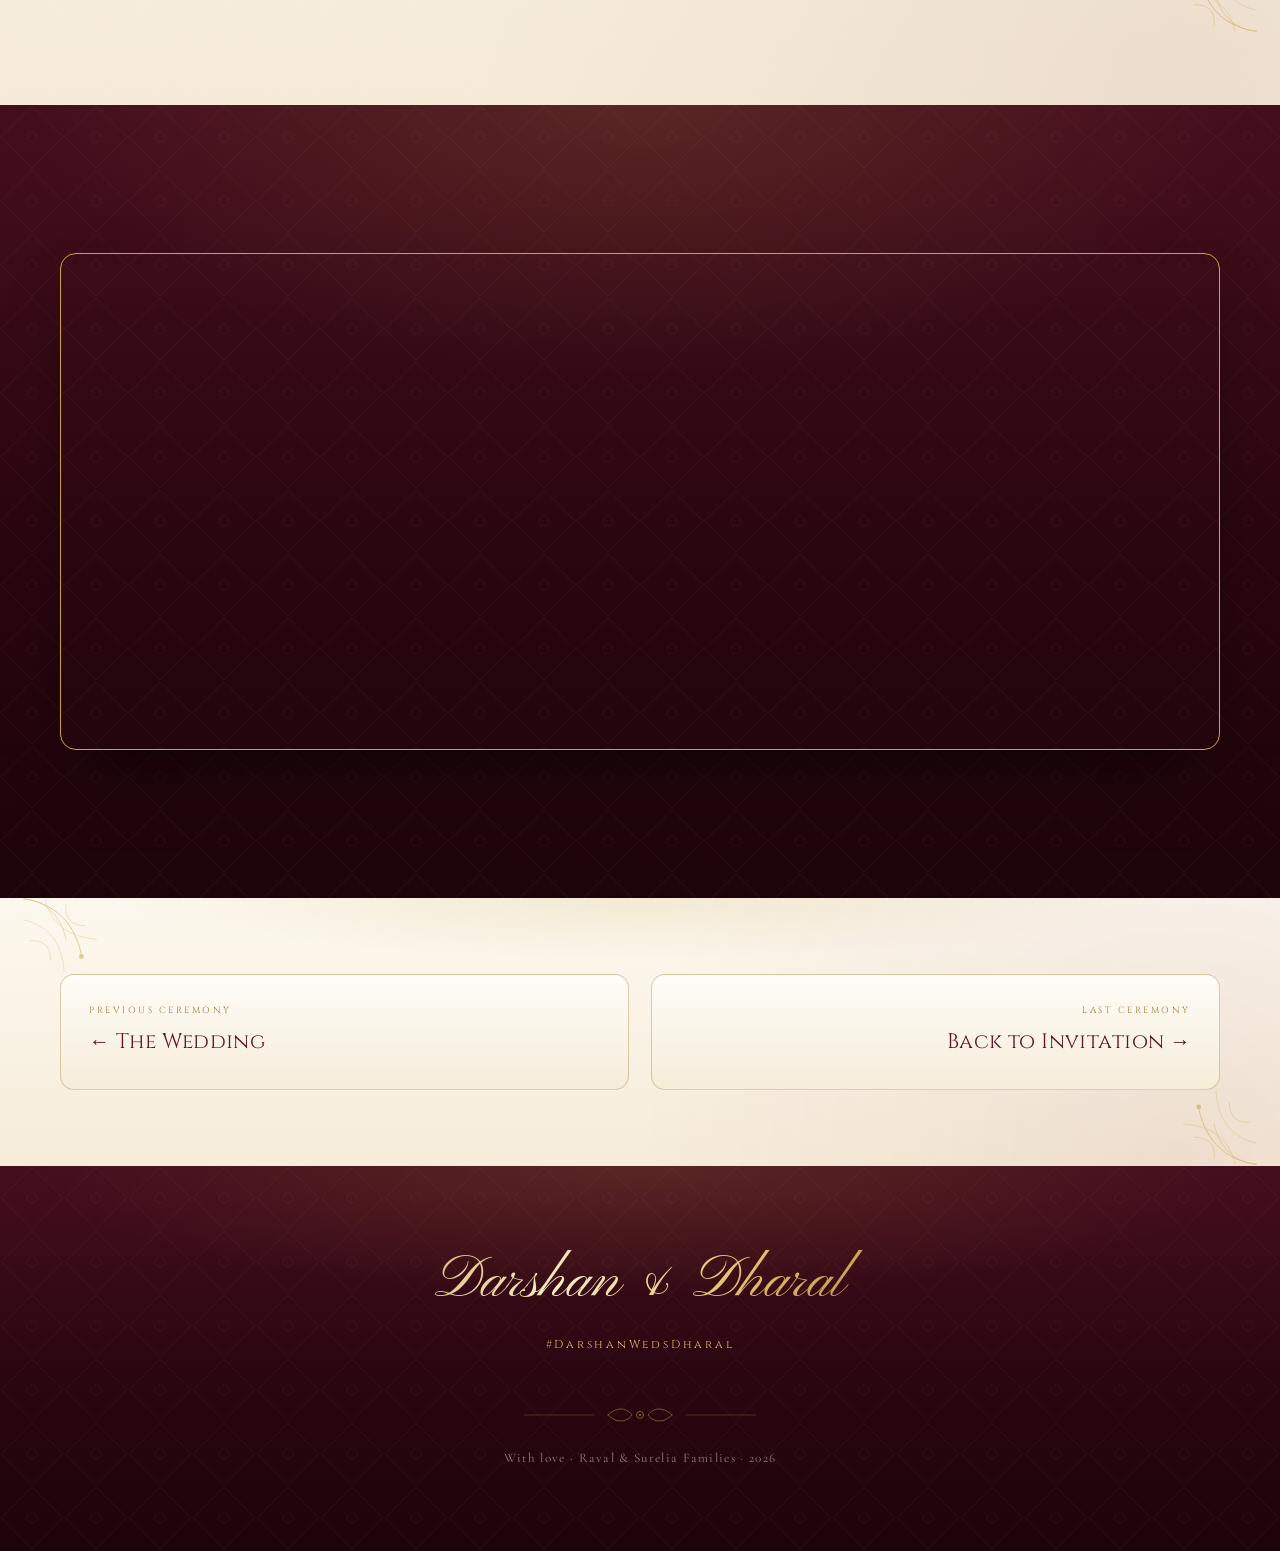
<file: grand-reception.html>
<!DOCTYPE html>
<html lang="en">
<head>
  <meta charset="UTF-8" />
  <meta name="viewport" content="width=device-width, initial-scale=1.0" />
  <title>Grand Reception · Darshan &amp; Dharal</title>
  <meta name="description" content="Grand Reception — Friday, 25 December 2026, 7:30 PM onwards at the Lakeside Lawns, The Oberoi Udaivilas, Udaipur." />
  <meta name="theme-color" content="#2a0610" />
  <link rel="icon" href="data:image/svg+xml,%3Csvg xmlns='http://www.w3.org/2000/svg' viewBox='0 0 32 32'%3E%3Crect width='32' height='32' rx='6' fill='%232a0610'/%3E%3Ctext x='16' y='22' font-family='Georgia,serif' font-size='15' fill='%23e3bd6b' text-anchor='middle'%3ED%3C/text%3E%3C/svg%3E" />
  <link rel="preconnect" href="https://fonts.googleapis.com" />
  <link rel="preconnect" href="https://fonts.gstatic.com" crossorigin />
  <link href="https://fonts.googleapis.com/css2?family=Cinzel:wght@400;500;600&family=Cormorant+Garamond:ital,wght@0,300;0,400;0,500;0,600;1,300;1,400;1,500&family=Pinyon+Script&display=swap" rel="stylesheet" />
  <link rel="stylesheet" href="css/style.css?v=5" />
  <link rel="stylesheet" href="css/ceremony.css?v=5" />
</head>
<body class="ceremony-page"
      data-event="Grand Reception"
      data-start="2026-12-25T19:30:00+05:30"
      data-hours="4"
      data-venue="Lakeside Lawns, The Oberoi Udaivilas, Udaipur">
  <script src="js/sprite.js?v=5"></script>

  <div id="loader">
    <div class="loader-mark">
      <span>D<i>&amp;</i>D</span>
      <span class="loader-line" aria-hidden="true"></span>
    </div>
  </div>
  <div id="progress" aria-hidden="true"></div>
  <canvas id="petals" aria-hidden="true"></canvas>

  <header class="topbar">
    <a class="back" href="index.html#events"><svg aria-hidden="true"><use href="#i-arrow" /></svg> Back to Invitation</a>
    <span class="topbar-mono">D<i>&amp;</i>D</span>
  </header>

  <main>
    <!-- ============================ HERO ============================ -->
    <section class="cer-hero section-deep">
      <div class="deep-art alt" aria-hidden="true"><svg><use href="#i-mandala" /></svg></div>
      <div class="container center">
        <span class="cer-badge reveal" aria-hidden="true"><svg><use href="#i-reception" /></svg></span>
        <p class="eyebrow reveal">Ceremony IV</p>
        <h1 class="cer-title reveal">Grand Reception</h1>
        <div class="flourish reveal"><svg><use href="#i-flourish" /></svg></div>
        <p class="reveal"><span class="cer-date">
          <span>Friday</span><s>·</s><span>25 December 2026</span><s>·</s><span>7:30 PM Onwards</span>
        </span></p>
      </div>
    </section>

    <!-- =========================== DETAILS ========================== -->
    <section class="cer-detail section-light">
      <div class="container">
        <div class="detail-grid">
          <div class="detail reveal">
            <span class="detail-icon" aria-hidden="true"><svg><use href="#i-calendar" /></svg></span>
            <b>Date</b><p>Friday,<br />December 25, 2026</p>
          </div>
          <div class="detail reveal">
            <span class="detail-icon" aria-hidden="true"><svg><use href="#i-clock" /></svg></span>
            <b>Time</b><p>7:30 PM<br />onwards</p>
          </div>
          <div class="detail reveal">
            <span class="detail-icon" aria-hidden="true"><svg><use href="#i-pin" /></svg></span>
            <b>Venue</b><p>Lakeside Lawns,<br />The Oberoi Udaivilas</p>
          </div>
          <div class="detail reveal" data-colors="#1B1B1F,#3A3A42,#C9A24A">
            <span class="detail-icon" aria-hidden="true"><svg><use href="#i-dress" /></svg></span>
            <b>Dress Code</b><p>Black Tie / Indo-Western</p>
          </div>
        </div>

        <div class="cer-about container narrow">
          <h2 class="reveal">One Last Night by the Water</h2>
          <div class="flourish reveal"><svg><use href="#i-flourish" /></svg></div>
          <p class="reveal">The lawns run down to Lake Pichola, and on the far shore the city palace will be lit. Dinner is served late, the way it should be, and the newly married couple will finally get to sit down.</p>
          <p class="reveal">Come to eat well, to raise a glass, and to tell the story of how you know them — everyone will be asked at least once.</p>
          <p class="pull reveal">Four days of ceremony end here, under the open sky. Stay as long as you like.</p>
          <div class="btn-row reveal">
            <a class="btn btn-gold" href="https://maps.google.com/?q=The+Oberoi+Udaivilas+Udaipur" target="_blank" rel="noopener">Get Directions</a>
            <a class="btn btn-ghost dark" id="cerGcal" target="_blank" rel="noopener">Add to Calendar</a>
            <button class="btn btn-ghost dark" id="cerIcs" type="button">Download .ics</button>
            <a class="btn btn-ghost dark" href="index.html#rsvp">Send Your RSVP</a>
          </div>
        </div>
      </div>
    </section>

    <!-- ============================= MAP ============================ -->
    <section class="cer-map section-dark">
      <div class="container">
        <div class="map wide reveal">
          <iframe title="Reception venue map" loading="lazy" referrerpolicy="no-referrer-when-downgrade" src="https://maps.google.com/maps?q=The%20Oberoi%20Udaivilas%20Udaipur&z=15&output=embed"></iframe>
        </div>
      </div>
    </section>

    <!-- ========================== PREV / NEXT ======================= -->
    <nav class="cer-nav section-light" aria-label="Other ceremonies">
      <div class="container">
        <div class="cer-nav-grid">
          <a class="cer-link prev reveal" href="wedding.html">
            <span>Previous Ceremony</span><b>← The Wedding</b>
          </a>
          <a class="cer-link next reveal" href="index.html#rsvp">
            <span>Last Ceremony</span><b>Back to Invitation →</b>
          </a>
        </div>
      </div>
    </nav>

    <!-- =========================== FOOTER =========================== -->
    <footer class="cer-foot section-dark">
      <div class="container center">
        <p class="footer-names reveal">Darshan <i>&amp;</i> Dharal</p>
        <p class="hashtag reveal">#DarshanWedsDharal</p>
        <div class="footer-rule" aria-hidden="true"><svg><use href="#i-flourish" /></svg></div>
        <p class="copy">With love · Raval &amp; Surelia Families · 2026</p>
      </div>
    </footer>
  </main>

  <script src="js/ui.js?v=5"></script>
  <script src="js/ceremony.js?v=5"></script>
</body>
</html>
</file>
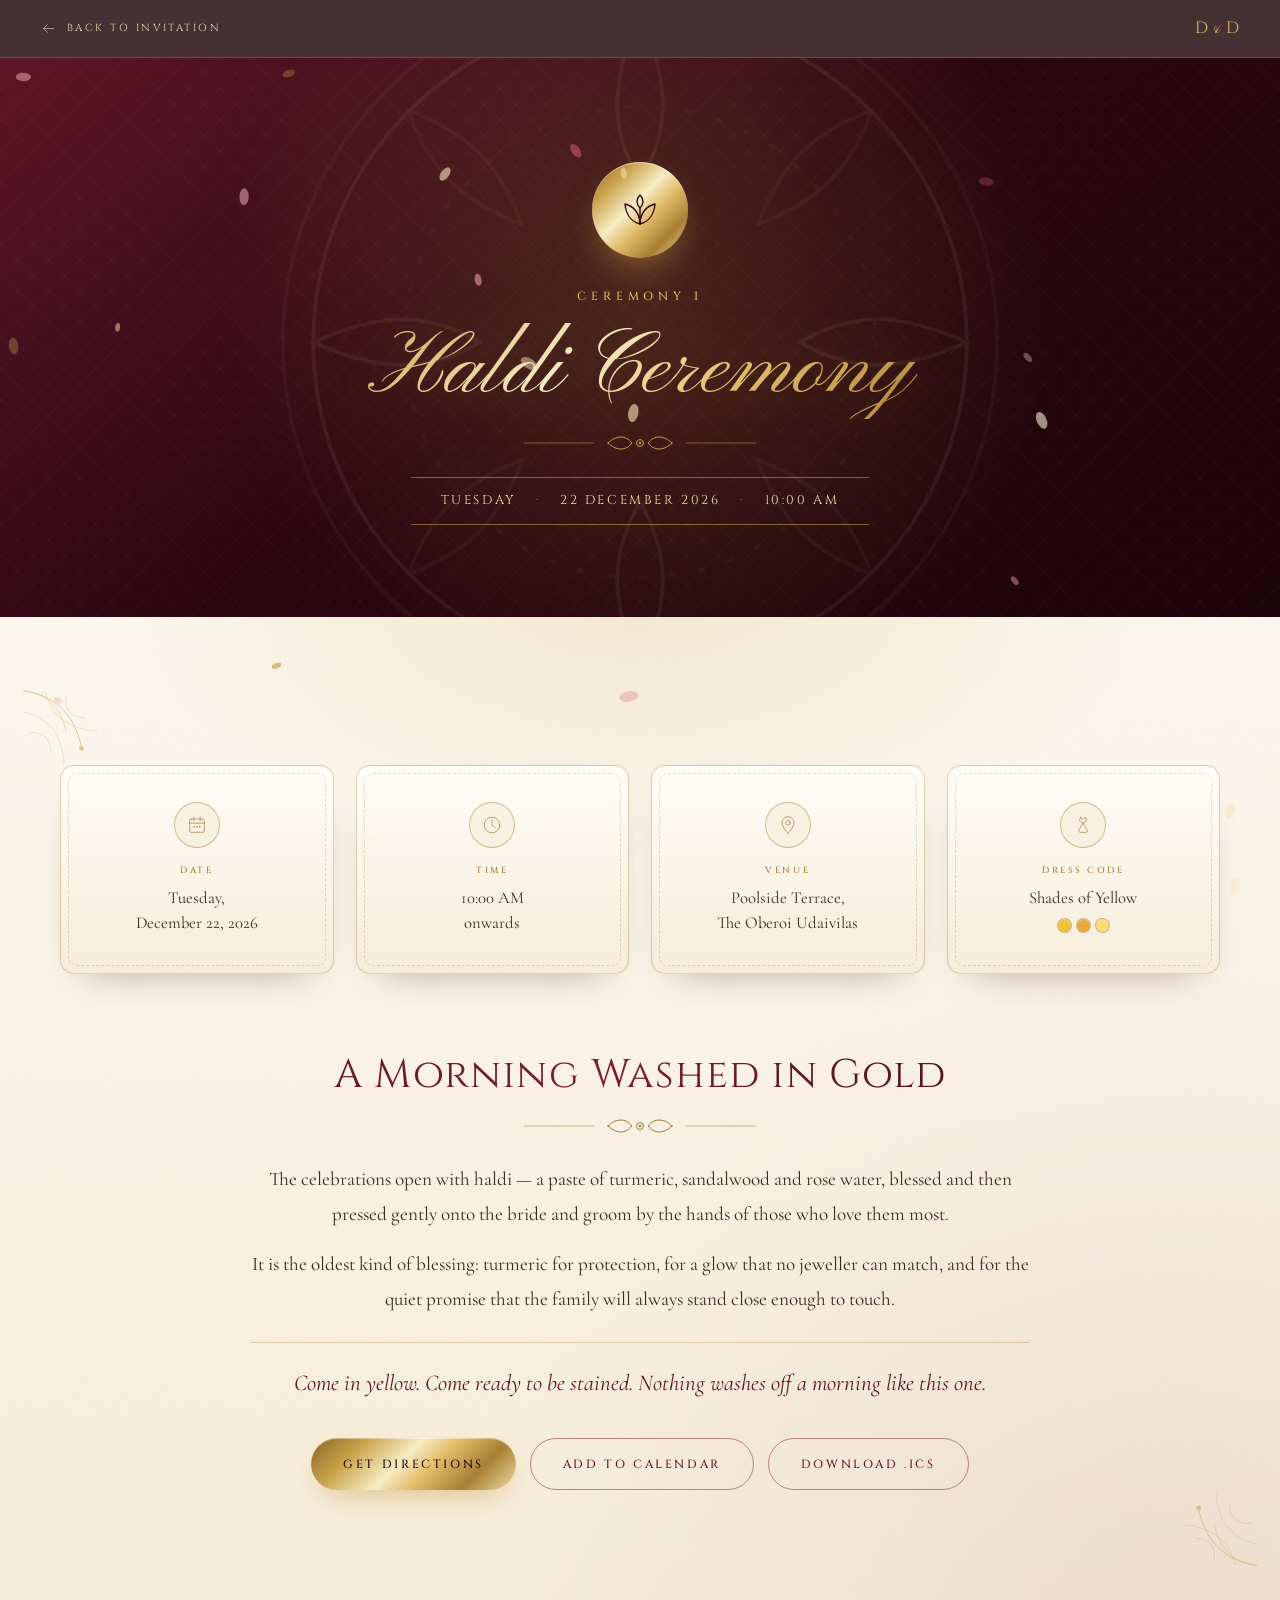
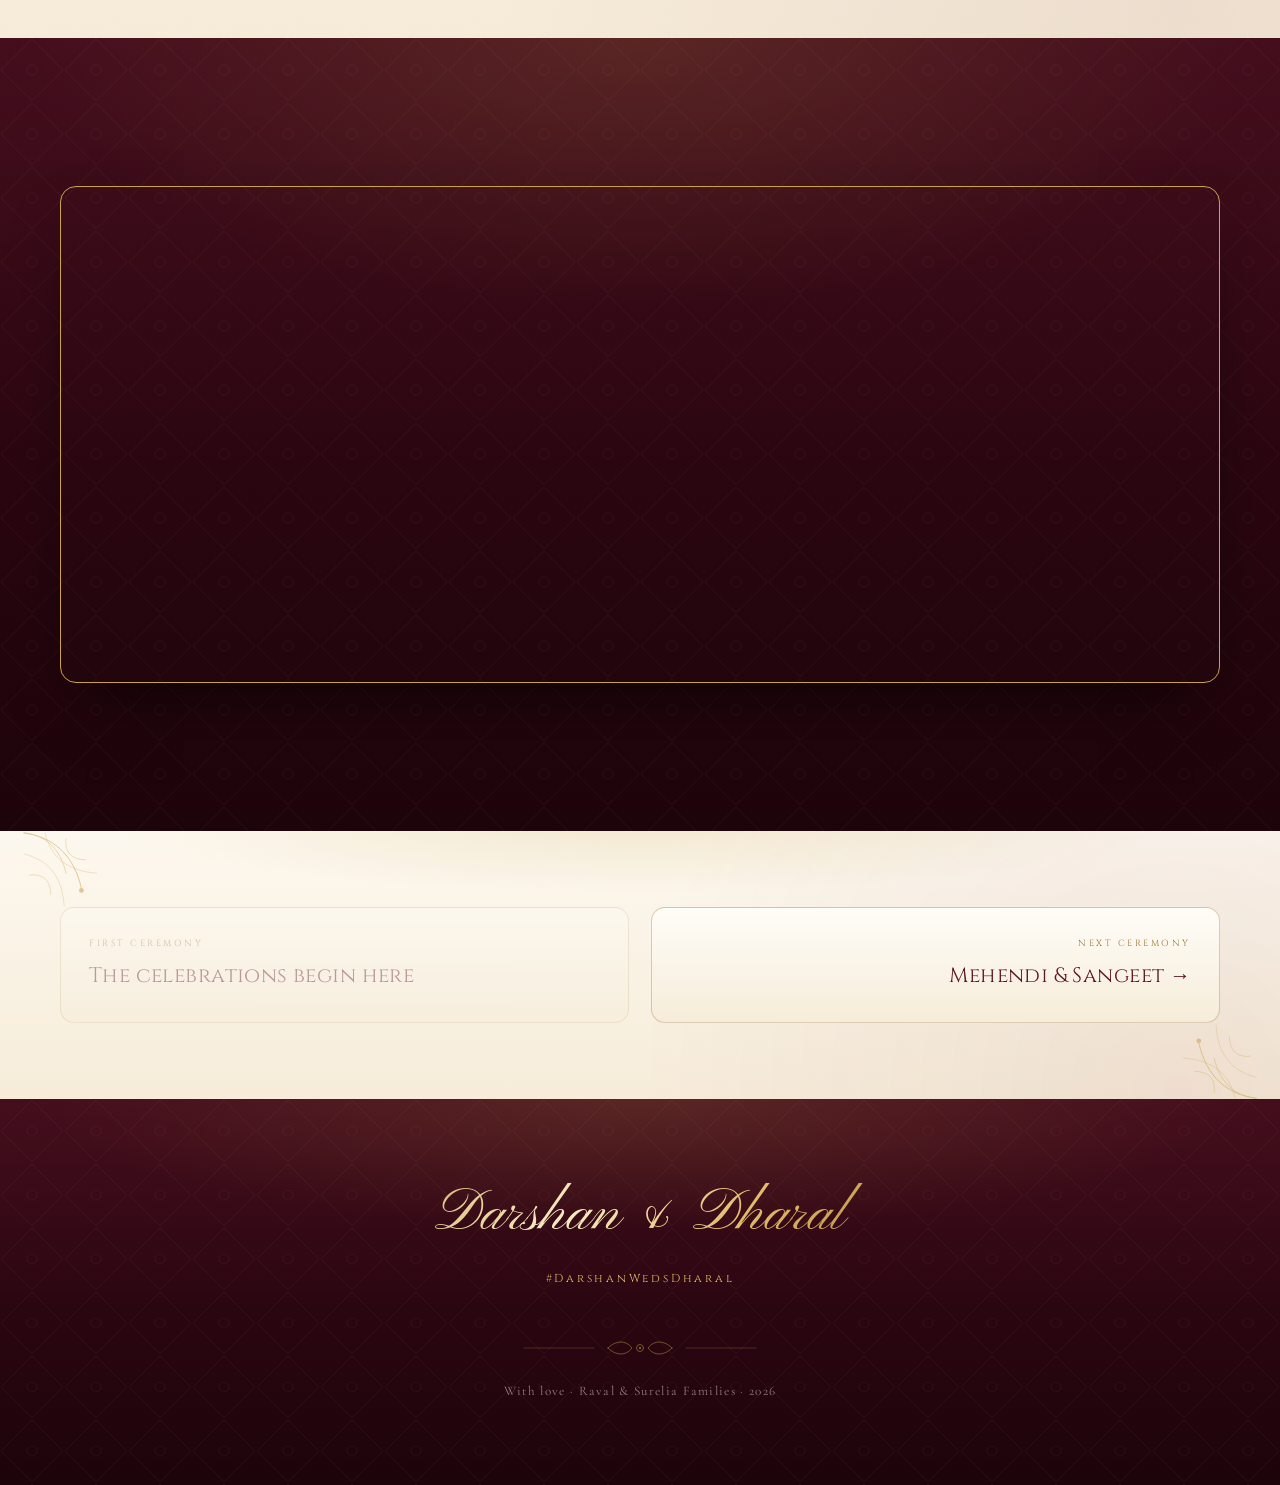
<file: haldi.html>
<!DOCTYPE html>
<html lang="en">
<head>
  <meta charset="UTF-8" />
  <meta name="viewport" content="width=device-width, initial-scale=1.0" />
  <title>Haldi Ceremony · Darshan &amp; Dharal</title>
  <meta name="description" content="Haldi Ceremony — Tuesday, 22 December 2026, 10:00 AM at the Poolside Terrace, The Oberoi Udaivilas, Udaipur." />
  <meta name="theme-color" content="#2a0610" />
  <link rel="icon" href="data:image/svg+xml,%3Csvg xmlns='http://www.w3.org/2000/svg' viewBox='0 0 32 32'%3E%3Crect width='32' height='32' rx='6' fill='%232a0610'/%3E%3Ctext x='16' y='22' font-family='Georgia,serif' font-size='15' fill='%23e3bd6b' text-anchor='middle'%3ED%3C/text%3E%3C/svg%3E" />
  <link rel="preconnect" href="https://fonts.googleapis.com" />
  <link rel="preconnect" href="https://fonts.gstatic.com" crossorigin />
  <link href="https://fonts.googleapis.com/css2?family=Cinzel:wght@400;500;600&family=Cormorant+Garamond:ital,wght@0,300;0,400;0,500;0,600;1,300;1,400;1,500&family=Pinyon+Script&display=swap" rel="stylesheet" />
  <link rel="stylesheet" href="css/style.css?v=5" />
  <link rel="stylesheet" href="css/ceremony.css?v=5" />
</head>
<body class="ceremony-page"
      data-event="Haldi Ceremony"
      data-start="2026-12-22T10:00:00+05:30"
      data-hours="3"
      data-venue="Poolside Terrace, The Oberoi Udaivilas, Udaipur">
  <script src="js/sprite.js?v=5"></script>

  <div id="loader">
    <div class="loader-mark">
      <span>D<i>&amp;</i>D</span>
      <span class="loader-line" aria-hidden="true"></span>
    </div>
  </div>
  <div id="progress" aria-hidden="true"></div>
  <canvas id="petals" aria-hidden="true"></canvas>

  <header class="topbar">
    <a class="back" href="index.html#events"><svg aria-hidden="true"><use href="#i-arrow" /></svg> Back to Invitation</a>
    <span class="topbar-mono">D<i>&amp;</i>D</span>
  </header>

  <main>
    <!-- ============================ HERO ============================ -->
    <section class="cer-hero section-deep">
      <div class="deep-art" aria-hidden="true"><svg><use href="#i-mandala" /></svg></div>
      <div class="container center">
        <span class="cer-badge reveal" aria-hidden="true"><svg><use href="#i-haldi" /></svg></span>
        <p class="eyebrow reveal">Ceremony I</p>
        <h1 class="cer-title reveal">Haldi Ceremony</h1>
        <div class="flourish reveal"><svg><use href="#i-flourish" /></svg></div>
        <p class="reveal"><span class="cer-date">
          <span>Tuesday</span><s>·</s><span>22 December 2026</span><s>·</s><span>10:00 AM</span>
        </span></p>
      </div>
    </section>

    <!-- =========================== DETAILS ========================== -->
    <section class="cer-detail section-light">
      <div class="container">
        <div class="detail-grid">
          <div class="detail reveal">
            <span class="detail-icon" aria-hidden="true"><svg><use href="#i-calendar" /></svg></span>
            <b>Date</b><p>Tuesday,<br />December 22, 2026</p>
          </div>
          <div class="detail reveal">
            <span class="detail-icon" aria-hidden="true"><svg><use href="#i-clock" /></svg></span>
            <b>Time</b><p>10:00 AM<br />onwards</p>
          </div>
          <div class="detail reveal">
            <span class="detail-icon" aria-hidden="true"><svg><use href="#i-pin" /></svg></span>
            <b>Venue</b><p>Poolside Terrace,<br />The Oberoi Udaivilas</p>
          </div>
          <div class="detail reveal" data-colors="#F2C230,#E8A93C,#FFDC73">
            <span class="detail-icon" aria-hidden="true"><svg><use href="#i-dress" /></svg></span>
            <b>Dress Code</b><p>Shades of Yellow</p>
          </div>
        </div>

        <div class="cer-about container narrow">
          <h2 class="reveal">A Morning Washed in Gold</h2>
          <div class="flourish reveal"><svg><use href="#i-flourish" /></svg></div>
          <p class="reveal">The celebrations open with haldi — a paste of turmeric, sandalwood and rose water, blessed and then pressed gently onto the bride and groom by the hands of those who love them most.</p>
          <p class="reveal">It is the oldest kind of blessing: turmeric for protection, for a glow that no jeweller can match, and for the quiet promise that the family will always stand close enough to touch.</p>
          <p class="pull reveal">Come in yellow. Come ready to be stained. Nothing washes off a morning like this one.</p>
          <div class="btn-row reveal">
            <a class="btn btn-gold" href="https://maps.google.com/?q=The+Oberoi+Udaivilas+Udaipur" target="_blank" rel="noopener">Get Directions</a>
            <a class="btn btn-ghost dark" id="cerGcal" target="_blank" rel="noopener">Add to Calendar</a>
            <button class="btn btn-ghost dark" id="cerIcs" type="button">Download .ics</button>
          </div>
        </div>
      </div>
    </section>

    <!-- ============================= MAP ============================ -->
    <section class="cer-map section-dark">
      <div class="container">
        <div class="map wide reveal">
          <iframe title="Haldi venue map" loading="lazy" referrerpolicy="no-referrer-when-downgrade" src="https://maps.google.com/maps?q=The%20Oberoi%20Udaivilas%20Udaipur&z=15&output=embed"></iframe>
        </div>
      </div>
    </section>

    <!-- ========================== PREV / NEXT ======================= -->
    <nav class="cer-nav section-light" aria-label="Other ceremonies">
      <div class="container">
        <div class="cer-nav-grid">
          <a class="cer-link prev is-empty" aria-hidden="true" tabindex="-1">
            <span>First Ceremony</span><b>The celebrations begin here</b>
          </a>
          <a class="cer-link next reveal" href="mehendi.html">
            <span>Next Ceremony</span><b>Mehendi &amp; Sangeet →</b>
          </a>
        </div>
      </div>
    </nav>

    <!-- =========================== FOOTER =========================== -->
    <footer class="cer-foot section-dark">
      <div class="container center">
        <p class="footer-names reveal">Darshan <i>&amp;</i> Dharal</p>
        <p class="hashtag reveal">#DarshanWedsDharal</p>
        <div class="footer-rule" aria-hidden="true"><svg><use href="#i-flourish" /></svg></div>
        <p class="copy">With love · Raval &amp; Surelia Families · 2026</p>
      </div>
    </footer>
  </main>

  <script src="js/ui.js?v=5"></script>
  <script src="js/ceremony.js?v=5"></script>
</body>
</html>
</file>
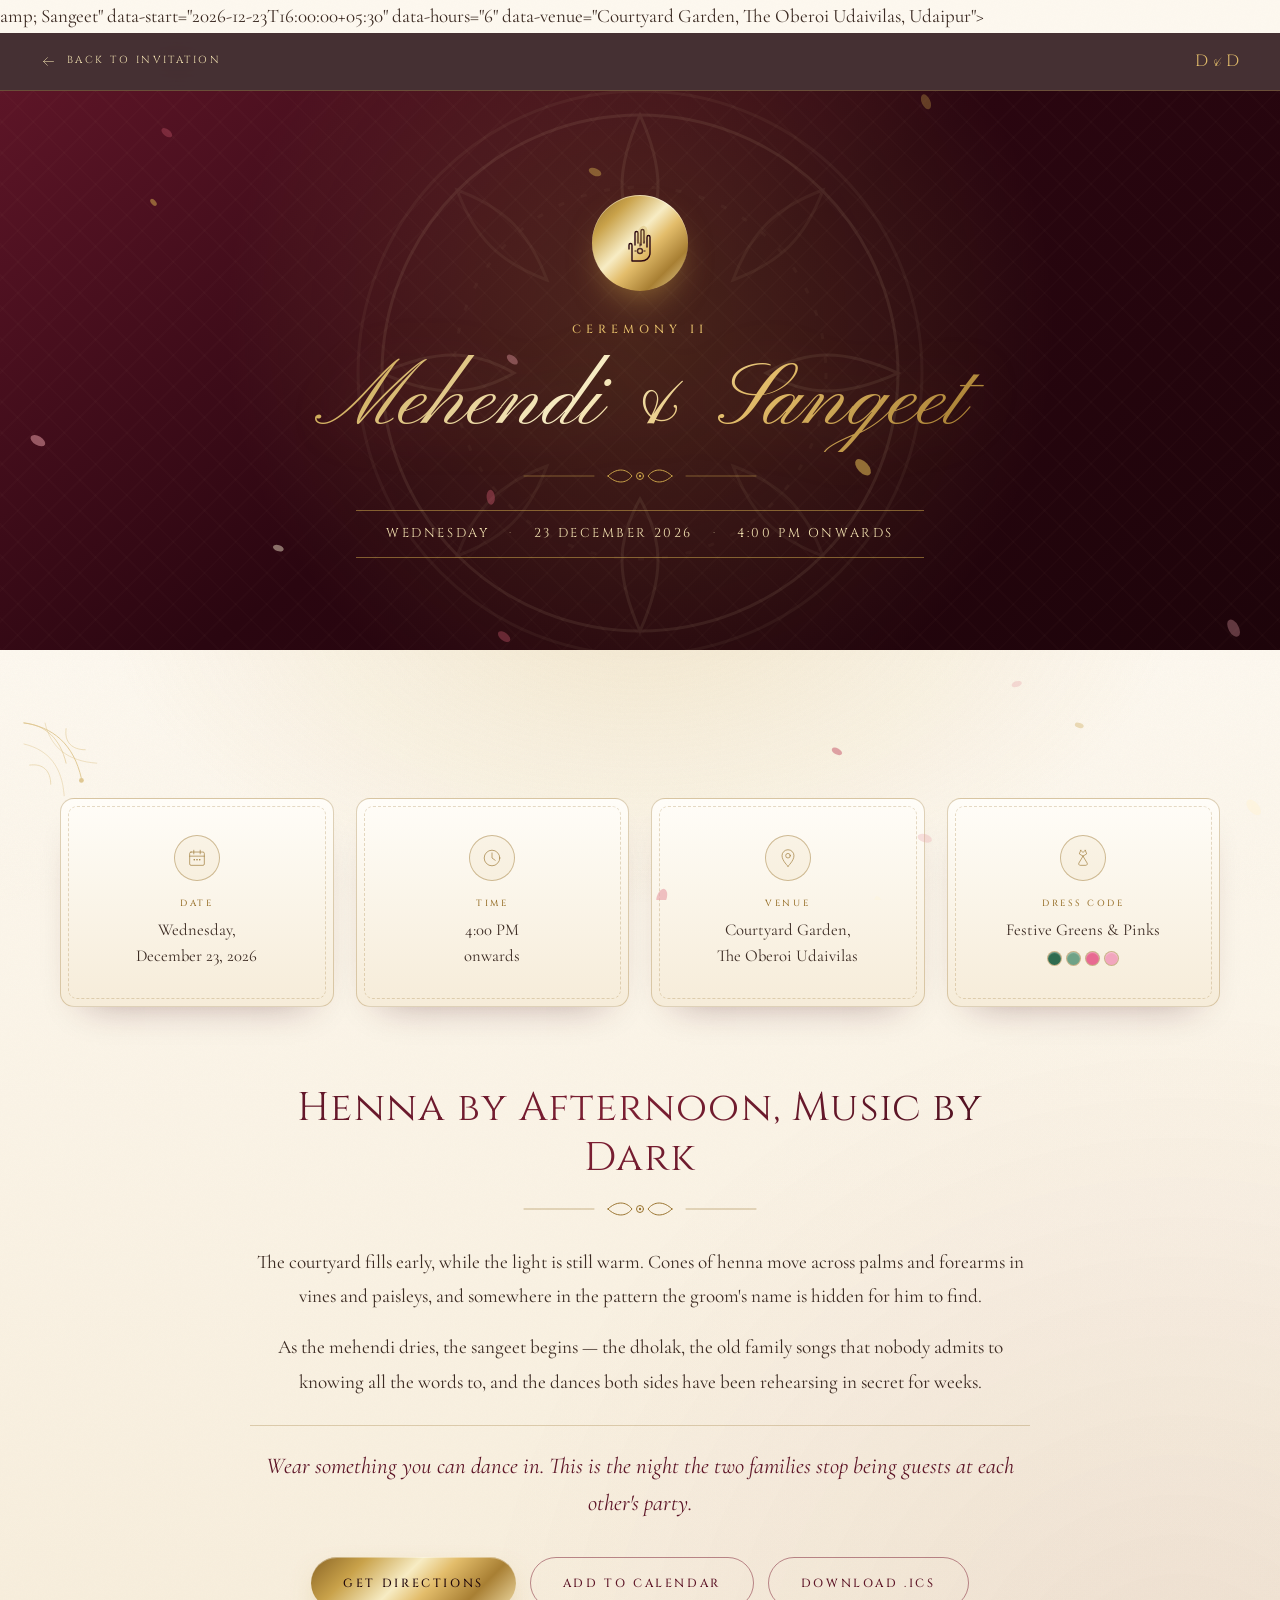
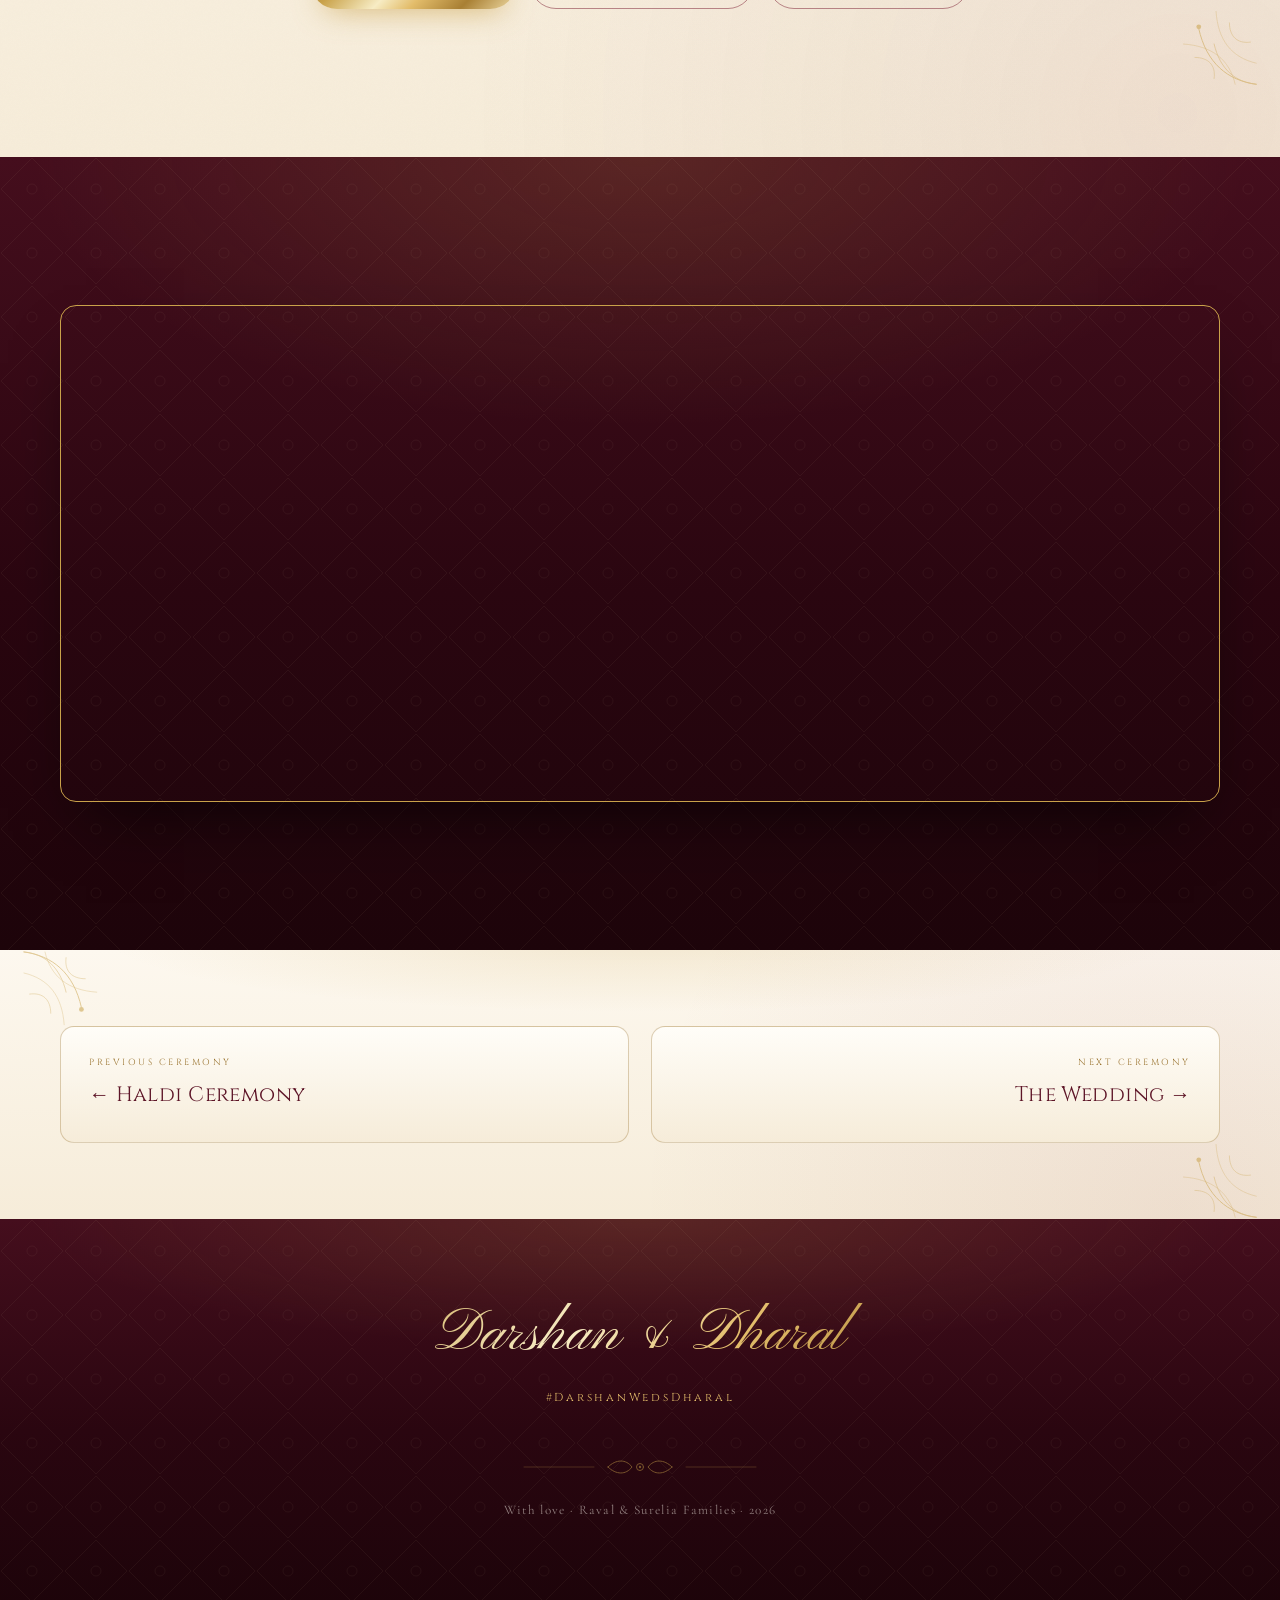
<file: mehendi.html>
<!DOCTYPE html>
<html lang="en">
<head>
  <meta charset="UTF-8" />
  <meta name="viewport" content="width=device-width, initial-scale=1.0" />
  <title>Mehendi &amp; Sangeet · Darshan &amp; Dharal</title>
  <meta name="description" content="Mehendi & Sangeet — Wednesday, 23 December 2026, 4:00 PM onwards at the Courtyard Garden, The Oberoi Udaivilas, Udaipur." />
  <meta name="theme-color" content="#2a0610" />
  <link rel="icon" href="data:image/svg+xml,%3Csvg xmlns='http://www.w3.org/2000/svg' viewBox='0 0 32 32'%3E%3Crect width='32' height='32' rx='6' fill='%232a0610'/%3E%3Ctext x='16' y='22' font-family='Georgia,serif' font-size='15' fill='%23e3bd6b' text-anchor='middle'%3ED%3C/text%3E%3C/svg%3E" />
  <link rel="preconnect" href="https://fonts.googleapis.com" />
  <link rel="preconnect" href="https://fonts.gstatic.com" crossorigin />
  <link href="https://fonts.googleapis.com/css2?family=Cinzel:wght@400;500;600&family=Cormorant+Garamond:ital,wght@0,300;0,400;0,500;0,600;1,300;1,400;1,500&family=Pinyon+Script&display=swap" rel="stylesheet" />
  <link rel="stylesheet" href="css/style.css?v=5" />
  <link rel="stylesheet" href="css/ceremony.css?v=5" />
</head>
<body class="ceremony-page"
      data-event="Mehendi <body class="ceremony-page">amp; Sangeet"
      data-start="2026-12-23T16:00:00+05:30"
      data-hours="6"
      data-venue="Courtyard Garden, The Oberoi Udaivilas, Udaipur">
  <script src="js/sprite.js?v=5"></script>

  <div id="loader">
    <div class="loader-mark">
      <span>D<i>&amp;</i>D</span>
      <span class="loader-line" aria-hidden="true"></span>
    </div>
  </div>
  <div id="progress" aria-hidden="true"></div>
  <canvas id="petals" aria-hidden="true"></canvas>

  <header class="topbar">
    <a class="back" href="index.html#events"><svg aria-hidden="true"><use href="#i-arrow" /></svg> Back to Invitation</a>
    <span class="topbar-mono">D<i>&amp;</i>D</span>
  </header>

  <main>
    <!-- ============================ HERO ============================ -->
    <section class="cer-hero section-deep">
      <div class="deep-art alt" aria-hidden="true"><svg><use href="#i-mandala" /></svg></div>
      <div class="container center">
        <span class="cer-badge reveal" aria-hidden="true"><svg><use href="#i-mehendi" /></svg></span>
        <p class="eyebrow reveal">Ceremony II</p>
        <h1 class="cer-title reveal">Mehendi &amp; Sangeet</h1>
        <div class="flourish reveal"><svg><use href="#i-flourish" /></svg></div>
        <p class="reveal"><span class="cer-date">
          <span>Wednesday</span><s>·</s><span>23 December 2026</span><s>·</s><span>4:00 PM Onwards</span>
        </span></p>
      </div>
    </section>

    <!-- =========================== DETAILS ========================== -->
    <section class="cer-detail section-light">
      <div class="container">
        <div class="detail-grid">
          <div class="detail reveal">
            <span class="detail-icon" aria-hidden="true"><svg><use href="#i-calendar" /></svg></span>
            <b>Date</b><p>Wednesday,<br />December 23, 2026</p>
          </div>
          <div class="detail reveal">
            <span class="detail-icon" aria-hidden="true"><svg><use href="#i-clock" /></svg></span>
            <b>Time</b><p>4:00 PM<br />onwards</p>
          </div>
          <div class="detail reveal">
            <span class="detail-icon" aria-hidden="true"><svg><use href="#i-pin" /></svg></span>
            <b>Venue</b><p>Courtyard Garden,<br />The Oberoi Udaivilas</p>
          </div>
          <div class="detail reveal" data-colors="#2F6B4F,#6FA287,#E86A92,#F2A6BE">
            <span class="detail-icon" aria-hidden="true"><svg><use href="#i-dress" /></svg></span>
            <b>Dress Code</b><p>Festive Greens &amp; Pinks</p>
          </div>
        </div>

        <div class="cer-about container narrow">
          <h2 class="reveal">Henna by Afternoon, Music by Dark</h2>
          <div class="flourish reveal"><svg><use href="#i-flourish" /></svg></div>
          <p class="reveal">The courtyard fills early, while the light is still warm. Cones of henna move across palms and forearms in vines and paisleys, and somewhere in the pattern the groom's name is hidden for him to find.</p>
          <p class="reveal">As the mehendi dries, the sangeet begins — the dholak, the old family songs that nobody admits to knowing all the words to, and the dances both sides have been rehearsing in secret for weeks.</p>
          <p class="pull reveal">Wear something you can dance in. This is the night the two families stop being guests at each other's party.</p>
          <div class="btn-row reveal">
            <a class="btn btn-gold" href="https://maps.google.com/?q=The+Oberoi+Udaivilas+Udaipur" target="_blank" rel="noopener">Get Directions</a>
            <a class="btn btn-ghost dark" id="cerGcal" target="_blank" rel="noopener">Add to Calendar</a>
            <button class="btn btn-ghost dark" id="cerIcs" type="button">Download .ics</button>
          </div>
        </div>
      </div>
    </section>

    <!-- ============================= MAP ============================ -->
    <section class="cer-map section-dark">
      <div class="container">
        <div class="map wide reveal">
          <iframe title="Mehendi and Sangeet venue map" loading="lazy" referrerpolicy="no-referrer-when-downgrade" src="https://maps.google.com/maps?q=The%20Oberoi%20Udaivilas%20Udaipur&z=15&output=embed"></iframe>
        </div>
      </div>
    </section>

    <!-- ========================== PREV / NEXT ======================= -->
    <nav class="cer-nav section-light" aria-label="Other ceremonies">
      <div class="container">
        <div class="cer-nav-grid">
          <a class="cer-link prev reveal" href="haldi.html">
            <span>Previous Ceremony</span><b>← Haldi Ceremony</b>
          </a>
          <a class="cer-link next reveal" href="wedding.html">
            <span>Next Ceremony</span><b>The Wedding →</b>
          </a>
        </div>
      </div>
    </nav>

    <!-- =========================== FOOTER =========================== -->
    <footer class="cer-foot section-dark">
      <div class="container center">
        <p class="footer-names reveal">Darshan <i>&amp;</i> Dharal</p>
        <p class="hashtag reveal">#DarshanWedsDharal</p>
        <div class="footer-rule" aria-hidden="true"><svg><use href="#i-flourish" /></svg></div>
        <p class="copy">With love · Raval &amp; Surelia Families · 2026</p>
      </div>
    </footer>
  </main>

  <script src="js/ui.js?v=5"></script>
  <script src="js/ceremony.js?v=5"></script>
</body>
</html>
</file>
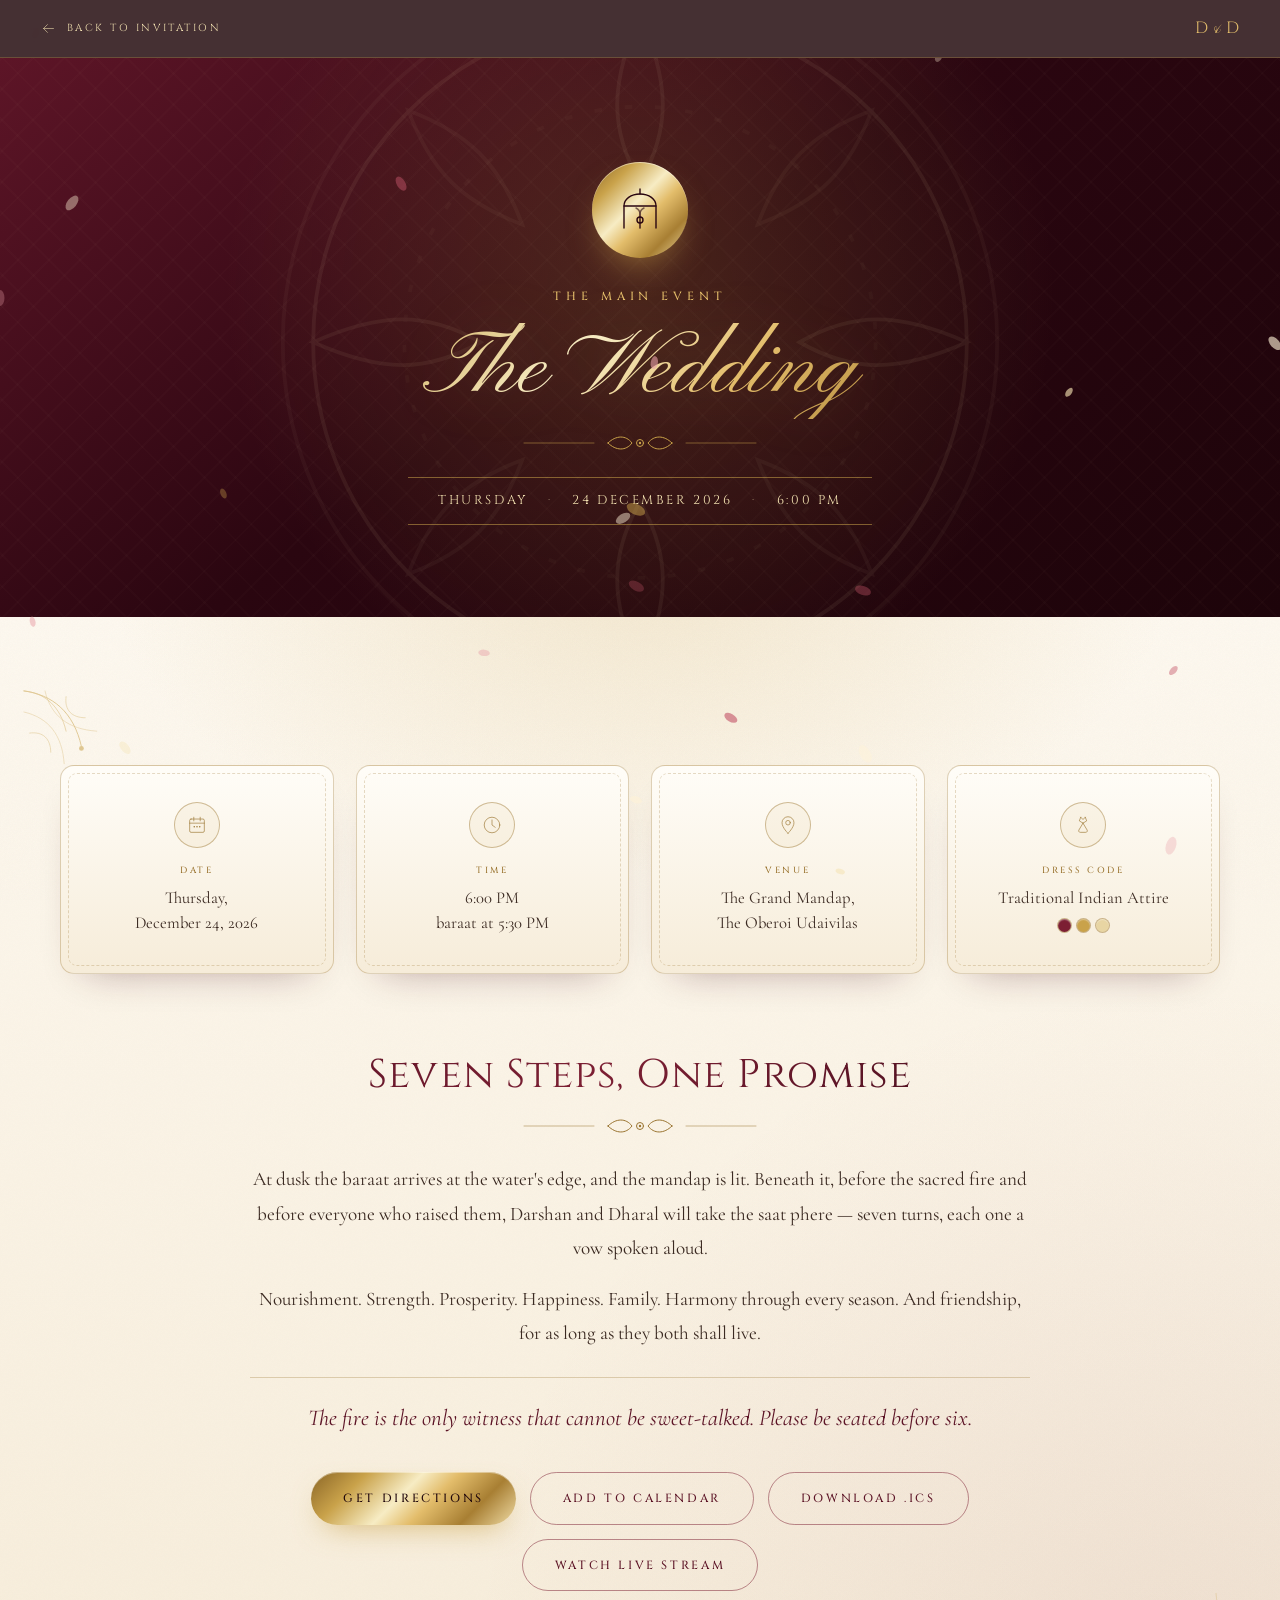
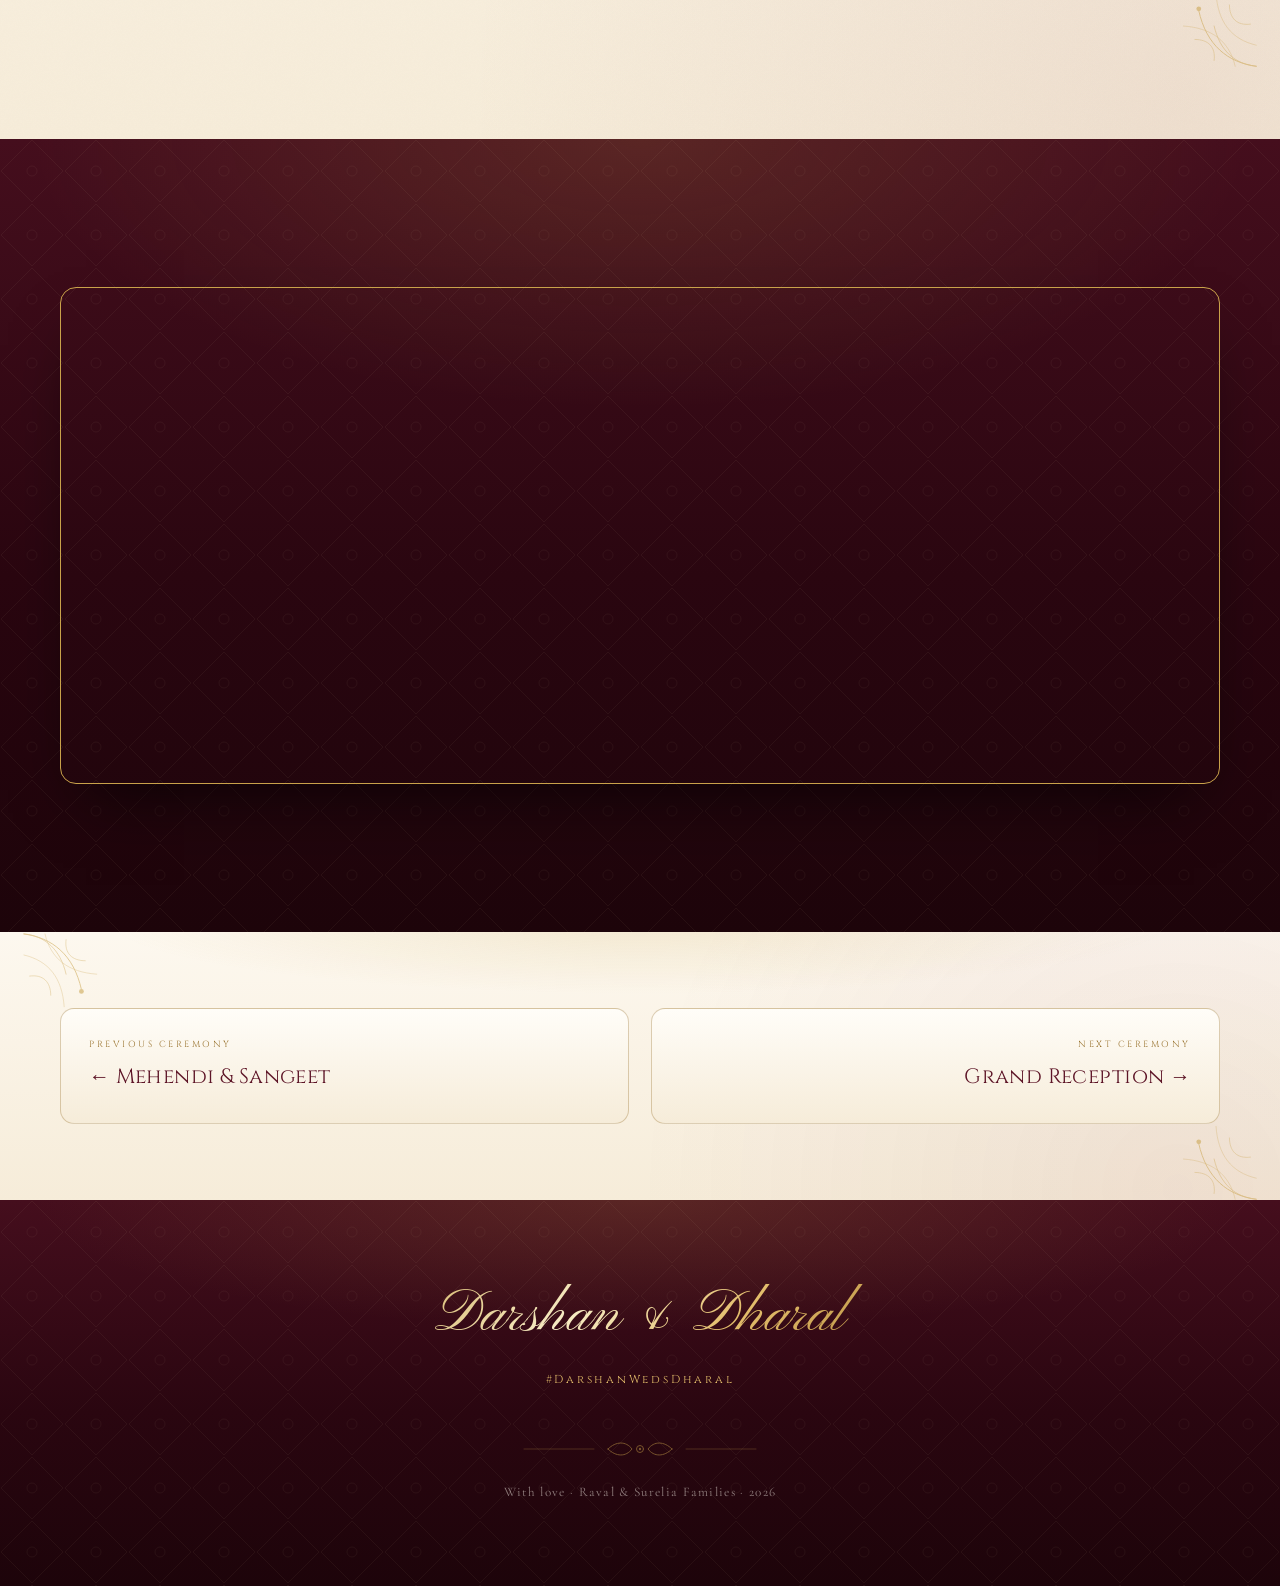
<file: wedding.html>
<!DOCTYPE html>
<html lang="en">
<head>
  <meta charset="UTF-8" />
  <meta name="viewport" content="width=device-width, initial-scale=1.0" />
  <title>The Wedding · Darshan &amp; Dharal</title>
  <meta name="description" content="The Wedding — Thursday, 24 December 2026, 6:00 PM at The Grand Mandap, The Oberoi Udaivilas, Udaipur." />
  <meta name="theme-color" content="#2a0610" />
  <link rel="icon" href="data:image/svg+xml,%3Csvg xmlns='http://www.w3.org/2000/svg' viewBox='0 0 32 32'%3E%3Crect width='32' height='32' rx='6' fill='%232a0610'/%3E%3Ctext x='16' y='22' font-family='Georgia,serif' font-size='15' fill='%23e3bd6b' text-anchor='middle'%3ED%3C/text%3E%3C/svg%3E" />
  <link rel="preconnect" href="https://fonts.googleapis.com" />
  <link rel="preconnect" href="https://fonts.gstatic.com" crossorigin />
  <link href="https://fonts.googleapis.com/css2?family=Cinzel:wght@400;500;600&family=Cormorant+Garamond:ital,wght@0,300;0,400;0,500;0,600;1,300;1,400;1,500&family=Pinyon+Script&display=swap" rel="stylesheet" />
  <link rel="stylesheet" href="css/style.css?v=5" />
  <link rel="stylesheet" href="css/ceremony.css?v=5" />
</head>
<body class="ceremony-page"
      data-event="The Wedding"
      data-start="2026-12-24T18:00:00+05:30"
      data-hours="4"
      data-venue="The Grand Mandap, The Oberoi Udaivilas, Udaipur">
  <script src="js/sprite.js?v=5"></script>

  <div id="loader">
    <div class="loader-mark">
      <span>D<i>&amp;</i>D</span>
      <span class="loader-line" aria-hidden="true"></span>
    </div>
  </div>
  <div id="progress" aria-hidden="true"></div>
  <canvas id="petals" aria-hidden="true"></canvas>

  <header class="topbar">
    <a class="back" href="index.html#events"><svg aria-hidden="true"><use href="#i-arrow" /></svg> Back to Invitation</a>
    <span class="topbar-mono">D<i>&amp;</i>D</span>
  </header>

  <main>
    <!-- ============================ HERO ============================ -->
    <section class="cer-hero section-deep">
      <div class="deep-art" aria-hidden="true"><svg><use href="#i-mandala" /></svg></div>
      <div class="container center">
        <span class="cer-badge reveal" aria-hidden="true"><svg><use href="#i-wedding" /></svg></span>
        <p class="eyebrow reveal">The Main Event</p>
        <h1 class="cer-title reveal">The Wedding</h1>
        <div class="flourish reveal"><svg><use href="#i-flourish" /></svg></div>
        <p class="reveal"><span class="cer-date">
          <span>Thursday</span><s>·</s><span>24 December 2026</span><s>·</s><span>6:00 PM</span>
        </span></p>
      </div>
    </section>

    <!-- =========================== DETAILS ========================== -->
    <section class="cer-detail section-light">
      <div class="container">
        <div class="detail-grid">
          <div class="detail reveal">
            <span class="detail-icon" aria-hidden="true"><svg><use href="#i-calendar" /></svg></span>
            <b>Date</b><p>Thursday,<br />December 24, 2026</p>
          </div>
          <div class="detail reveal">
            <span class="detail-icon" aria-hidden="true"><svg><use href="#i-clock" /></svg></span>
            <b>Time</b><p>6:00 PM<br />baraat at 5:30 PM</p>
          </div>
          <div class="detail reveal">
            <span class="detail-icon" aria-hidden="true"><svg><use href="#i-pin" /></svg></span>
            <b>Venue</b><p>The Grand Mandap,<br />The Oberoi Udaivilas</p>
          </div>
          <div class="detail reveal" data-colors="#7C1F33,#C9A24A,#E8D5A3">
            <span class="detail-icon" aria-hidden="true"><svg><use href="#i-dress" /></svg></span>
            <b>Dress Code</b><p>Traditional Indian Attire</p>
          </div>
        </div>

        <div class="cer-about container narrow">
          <h2 class="reveal">Seven Steps, One Promise</h2>
          <div class="flourish reveal"><svg><use href="#i-flourish" /></svg></div>
          <p class="reveal">At dusk the baraat arrives at the water's edge, and the mandap is lit. Beneath it, before the sacred fire and before everyone who raised them, Darshan and Dharal will take the saat phere — seven turns, each one a vow spoken aloud.</p>
          <p class="reveal">Nourishment. Strength. Prosperity. Happiness. Family. Harmony through every season. And friendship, for as long as they both shall live.</p>
          <p class="pull reveal">The fire is the only witness that cannot be sweet-talked. Please be seated before six.</p>
          <div class="btn-row reveal">
            <a class="btn btn-gold" href="https://maps.google.com/?q=The+Oberoi+Udaivilas+Udaipur" target="_blank" rel="noopener">Get Directions</a>
            <a class="btn btn-ghost dark" id="cerGcal" target="_blank" rel="noopener">Add to Calendar</a>
            <button class="btn btn-ghost dark" id="cerIcs" type="button">Download .ics</button>
            <a class="btn btn-ghost dark" href="index.html#live">Watch Live Stream</a>
          </div>
        </div>
      </div>
    </section>

    <!-- ============================= MAP ============================ -->
    <section class="cer-map section-dark">
      <div class="container">
        <div class="map wide reveal">
          <iframe title="Wedding venue map" loading="lazy" referrerpolicy="no-referrer-when-downgrade" src="https://maps.google.com/maps?q=The%20Oberoi%20Udaivilas%20Udaipur&z=15&output=embed"></iframe>
        </div>
      </div>
    </section>

    <!-- ========================== PREV / NEXT ======================= -->
    <nav class="cer-nav section-light" aria-label="Other ceremonies">
      <div class="container">
        <div class="cer-nav-grid">
          <a class="cer-link prev reveal" href="mehendi.html">
            <span>Previous Ceremony</span><b>← Mehendi &amp; Sangeet</b>
          </a>
          <a class="cer-link next reveal" href="grand-reception.html">
            <span>Next Ceremony</span><b>Grand Reception →</b>
          </a>
        </div>
      </div>
    </nav>

    <!-- =========================== FOOTER =========================== -->
    <footer class="cer-foot section-dark">
      <div class="container center">
        <p class="footer-names reveal">Darshan <i>&amp;</i> Dharal</p>
        <p class="hashtag reveal">#DarshanWedsDharal</p>
        <div class="footer-rule" aria-hidden="true"><svg><use href="#i-flourish" /></svg></div>
        <p class="copy">With love · Raval &amp; Surelia Families · 2026</p>
      </div>
    </footer>
  </main>

  <script src="js/ui.js?v=5"></script>
  <script src="js/ceremony.js?v=5"></script>
</body>
</html>
</file>
<file: css/style.css>
/* =========================================================
   Signature of Love — Premium Wedding Invitation
   Palette: Wine · Antique Gold · Champagne · Ivory · Emerald
   No photographs: all ornament is SVG + CSS.
   ========================================================= */
:root {
  /* wine */
  --wine-900: #1d040a;
  --wine-800: #2a0610;
  --wine-700: #450e1d;
  --wine-600: #5d1527;
  --wine-500: #7c1f33;
  /* gold */
  --gold: #c9a24a;
  --gold-soft: #e3bd6b;
  --gold-light: #f4e3b2;
  --gold-dark: #9a7430;
  /* neutrals */
  --ivory: #fdf8ef;
  --ivory-2: #f6ecd9;
  --ivory-3: #efe2c9;
  --ink: #3b2a22;
  --ink-soft: #7d6a5a;
  /* jewel accent */
  --emerald: #0f3d35;

  --foil: linear-gradient(135deg, #8a6526 0%, #c9a24a 22%, #f7ecc4 44%, #e3bd6b 58%, #a87f33 78%, #f0dca6 100%);
  --foil-soft: linear-gradient(135deg, #a87f33, #f4e3b2 50%, #c9a24a);

  --serif: "Cormorant Garamond", Georgia, "Times New Roman", serif;
  --display: "Cinzel", Georgia, serif;
  --script: "Pinyon Script", "Segoe Script", cursive;

  --ease: cubic-bezier(.22, .9, .3, 1);
  --ease-soft: cubic-bezier(.4, 0, .2, 1);

  /* paper grain, used as an overlay on light sections */
  --grain: url("data:image/svg+xml,%3Csvg xmlns='http://www.w3.org/2000/svg' width='180' height='180'%3E%3Cfilter id='n'%3E%3CfeTurbulence type='fractalNoise' baseFrequency='.85' numOctaves='3'/%3E%3C/filter%3E%3Crect width='180' height='180' filter='url(%23n)' opacity='.5'/%3E%3C/svg%3E");
}

*, *::before, *::after { box-sizing: border-box; margin: 0; padding: 0; }
html { scroll-behavior: smooth; }
body {
  font-family: var(--serif);
  font-size: 19px;
  line-height: 1.72;
  color: var(--ink);
  background: var(--wine-900);
  overflow-x: hidden;
  -webkit-font-smoothing: antialiased;
  text-rendering: optimizeLegibility;
}
body.locked { overflow: hidden; height: 100vh; }
img { display: block; max-width: 100%; }
a { color: inherit; text-decoration: none; }
button { font: inherit; cursor: pointer; border: 0; background: none; color: inherit; }
svg { display: block; width: 100%; height: 100%; }
.sprite { position: absolute; width: 0; height: 0; overflow: hidden; }
:focus-visible { outline: 2px solid var(--gold-soft); outline-offset: 3px; }

.container { width: min(1160px, 92%); margin: 0 auto; position: relative; z-index: 2; }
.container.narrow { width: min(780px, 92%); }
.center { text-align: center; }

section, footer { position: relative; padding: clamp(84px, 12vw, 148px) 0; overflow: hidden; }

/* =========================================================
   SECTION SKINS
   ========================================================= */
.section-light {
  background:
    radial-gradient(ellipse 60% 40% at 50% -5%, rgba(201,162,74,.20), transparent 70%),
    radial-gradient(circle at 92% 96%, rgba(124,31,51,.07), transparent 45%),
    linear-gradient(180deg, var(--ivory) 0%, var(--ivory-2) 100%);
}
.section-light::after {
  content: ""; position: absolute; inset: 0; pointer-events: none;
  background-image: var(--grain); opacity: .035; mix-blend-mode: multiply;
}
/* corner filigree drawn with the sprite, placed via pseudo-wrappers */
.section-light > .container::before,
.section-light > .container::after {
  content: ""; position: absolute; width: clamp(70px, 9vw, 118px); aspect-ratio: 1; pointer-events: none;
  background: no-repeat center/contain
    url("data:image/svg+xml,%3Csvg xmlns='http://www.w3.org/2000/svg' viewBox='0 0 120 120'%3E%3Cg fill='none' stroke='%23c9a24a' stroke-width='1' stroke-linecap='round'%3E%3Cpath d='M2 2c30 4 52 22 60 58'/%3E%3Cpath d='M2 2c22 2 38 16 44 42' opacity='.7'/%3E%3Cpath d='M2 24c26 6 40 24 42 54' opacity='.5'/%3E%3Cpath d='M24 2c6 26 24 40 54 42' opacity='.5'/%3E%3Cpath d='M8 46c14-2 22 6 22 20M46 8c-2 14 6 22 20 22' opacity='.6'/%3E%3Ccircle cx='62' cy='62' r='2.5' fill='%23c9a24a' stroke='none'/%3E%3C/g%3E%3C/svg%3E");
  opacity: .55;
}
.section-light > .container::before { top: calc(-1 * clamp(40px, 6vw, 80px)); left: calc(-1 * clamp(14px, 3vw, 46px)); }
.section-light > .container::after  { bottom: calc(-1 * clamp(40px, 6vw, 80px)); right: calc(-1 * clamp(14px, 3vw, 46px)); transform: rotate(180deg); }

.section-dark {
  color: var(--ivory);
  background:
    radial-gradient(ellipse 70% 50% at 50% 0%, rgba(201,162,74,.16), transparent 68%),
    linear-gradient(180deg, var(--wine-700) 0%, var(--wine-800) 55%, var(--wine-900) 100%);
}
.section-dark::before {
  content: ""; position: absolute; inset: 0; opacity: .05; pointer-events: none;
  background-image: url("data:image/svg+xml,%3Csvg xmlns='http://www.w3.org/2000/svg' width='64' height='64'%3E%3Cg fill='none' stroke='%23f4e3b2'%3E%3Cpath d='M32 1l31 31-31 31L1 32z'/%3E%3Ccircle cx='32' cy='32' r='5'/%3E%3C/g%3E%3C/svg%3E");
}

/* deep = the old photo sections, now ornamental instead of photographic */
.section-deep {
  color: var(--ivory);
  background:
    radial-gradient(circle at 50% 42%, rgba(201,162,74,.20), transparent 58%),
    linear-gradient(145deg, var(--wine-600) 0%, var(--wine-800) 48%, var(--wine-900) 100%);
}
.section-deep::before {
  content: ""; position: absolute; inset: 0; opacity: .5; pointer-events: none;
  background:
    repeating-linear-gradient(45deg, rgba(244,227,178,.035) 0 2px, transparent 2px 22px),
    repeating-linear-gradient(-45deg, rgba(244,227,178,.035) 0 2px, transparent 2px 22px);
}
.deep-art {
  position: absolute; left: 50%; top: 50%; width: min(760px, 120vw); aspect-ratio: 1;
  transform: translate(-50%, -50%); color: var(--gold-light); opacity: .07; pointer-events: none;
  animation: spin 110s linear infinite;
}
.deep-art.alt { animation-direction: reverse; width: min(600px, 110vw); opacity: .09; }
@keyframes spin { to { transform: translate(-50%, -50%) rotate(360deg); } }

/* =========================================================
   TYPOGRAPHY
   ========================================================= */
.eyebrow {
  font-family: var(--display); font-size: .74rem; font-weight: 500;
  letter-spacing: .42em; text-transform: uppercase; color: var(--gold-dark);
}
.section-dark .eyebrow, .section-deep .eyebrow, .hero .eyebrow { color: var(--gold-soft); }

.sec-head { text-align: center; margin-bottom: clamp(44px, 6vw, 76px); }
.sec-head h2, .live h2 {
  font-family: var(--display); font-weight: 400;
  font-size: clamp(2.05rem, 5vw, 3.3rem); line-height: 1.22;
  margin: .5rem 0 .55rem; letter-spacing: .035em;
  background: var(--foil); -webkit-background-clip: text; background-clip: text; color: transparent;
}
.section-light .sec-head h2 {
  background: linear-gradient(135deg, var(--wine-600) 0%, var(--wine-500) 45%, var(--wine-700) 100%);
  -webkit-background-clip: text; background-clip: text;
}
.sec-sub { font-style: italic; font-size: 1.14rem; opacity: .86; }
.script { font-family: var(--script); font-weight: 400; }

/* flourish divider */
.flourish { width: clamp(160px, 26vw, 240px); height: 24px; margin: 12px auto 0; color: var(--gold); }
.section-light .flourish { color: var(--gold-dark); opacity: .85; }

/* =========================================================
   BUTTONS
   ========================================================= */
.btn-row { display: flex; gap: 14px; justify-content: center; flex-wrap: wrap; margin-top: 36px; }
.btn-row.left { justify-content: flex-start; }
.btn {
  position: relative; display: inline-flex; align-items: center; justify-content: center;
  padding: 15px 32px; border-radius: 999px; overflow: hidden; isolation: isolate;
  font-family: var(--display); font-size: .74rem; font-weight: 500;
  letter-spacing: .22em; text-transform: uppercase; white-space: nowrap;
  transition: transform .45s var(--ease), box-shadow .45s var(--ease), background .4s, color .4s, border-color .4s;
}
.btn:hover { transform: translateY(-3px); }
.btn:active { transform: translateY(-1px); }

.btn-gold {
  background: var(--foil); color: var(--wine-900);
  box-shadow: 0 12px 30px -12px rgba(201,162,74,.75), inset 0 1px 0 rgba(255,255,255,.4);
}
.btn-gold::after {
  content: ""; position: absolute; inset: 0 auto 0 -120%; width: 55%; z-index: -1;
  background: linear-gradient(110deg, transparent, rgba(255,255,255,.75), transparent);
  animation: shine 4.2s var(--ease-soft) infinite;
}
@keyframes shine { 0%, 62% { left: -120%; } 100% { left: 170%; } }
.btn-gold:hover { box-shadow: 0 18px 38px -14px rgba(201,162,74,.9), inset 0 1px 0 rgba(255,255,255,.5); }

.btn-ghost { border: 1px solid var(--gold); color: var(--gold-light); }
.btn-ghost:hover { background: rgba(201,162,74,.14); border-color: var(--gold-soft); }
.btn-ghost.dark { color: var(--wine-600); border-color: rgba(124,31,51,.5); }
.btn-ghost.dark:hover { background: rgba(124,31,51,.07); border-color: var(--wine-500); }

.btn-line {
  border: 1px solid rgba(154,116,48,.6); color: var(--wine-600);
  padding: 11px 24px; font-size: .67rem; letter-spacing: .2em;
}
.btn-line:hover { background: var(--wine-600); color: var(--gold-light); border-color: var(--wine-600); }

/* =========================================================
   INTRO / ENVELOPE
   ========================================================= */
.intro {
  position: fixed; inset: 0; z-index: 100; display: flex; flex-direction: column;
  align-items: center; justify-content: center; gap: clamp(28px, 5vw, 48px);
  background: linear-gradient(160deg, var(--wine-600) 0%, var(--wine-800) 50%, var(--wine-900) 100%);
  transition: opacity 1.2s var(--ease), visibility 1.2s;
}
.intro.gone { opacity: 0; visibility: hidden; }
.intro-glow {
  position: absolute; left: 50%; top: 42%; width: min(900px, 130vw); aspect-ratio: 1;
  transform: translate(-50%, -50%);
  background: radial-gradient(circle, rgba(201,162,74,.22), transparent 62%);
  animation: breathe 6s var(--ease-soft) infinite;
}
@keyframes breathe { 50% { opacity: .55; transform: translate(-50%, -50%) scale(1.08); } }

.envelope {
  position: relative; width: min(430px, 84vw); aspect-ratio: 1.5; perspective: 1500px;
  filter: drop-shadow(0 34px 46px rgba(0,0,0,.55));
  animation: float 5.5s var(--ease-soft) infinite;
  cursor: pointer;
}
@keyframes float { 50% { transform: translateY(-11px); } }
.env-back, .env-front, .env-flap { position: absolute; inset: 0; border-radius: 7px; }
.env-back { background: linear-gradient(160deg, #f8eed9, #e8d4ad); }
.env-front {
  z-index: 3;
  background: linear-gradient(180deg, #f3e6ca, #e2cda1);
  clip-path: polygon(0 0, 50% 55%, 100% 0, 100% 100%, 0 100%);
  box-shadow: inset 0 1px 0 rgba(255,255,255,.5);
}
.env-front::after {
  content: ""; position: absolute; inset: 0;
  background: linear-gradient(0deg, rgba(154,116,48,.2), transparent 55%);
}
.env-flap {
  z-index: 4; transform-origin: top center;
  background: linear-gradient(180deg, #e6d1a4, #d9bd84);
  clip-path: polygon(0 0, 100% 0, 50% 58%);
  transition: transform 1.05s var(--ease) .1s, z-index 0s .52s;
}
.env-letter {
  position: absolute; left: 7%; right: 7%; top: 8%; bottom: 6%; z-index: 2;
  background: linear-gradient(180deg, #fffdf7, var(--ivory));
  border: 1px solid var(--gold); border-radius: 4px;
  display: flex; flex-direction: column; align-items: center; justify-content: center; gap: 7px;
  outline: 1px solid rgba(201,162,74,.45); outline-offset: -9px;
  transition: transform 1.25s var(--ease) .7s;
}
.letter-small {
  font-family: var(--display); font-size: .58rem; font-weight: 500;
  letter-spacing: .34em; color: var(--gold-dark); text-transform: uppercase;
}
.letter-names {
  font-family: var(--script); font-size: clamp(1.9rem, 6.4vw, 2.6rem);
  color: var(--wine-600); line-height: 1.26;
}
.letter-names em { color: var(--gold-dark); font-style: normal; }
.letter-rule { width: 60px; height: 1px; background: linear-gradient(90deg, transparent, var(--gold), transparent); }

.seal {
  position: absolute; z-index: 5; left: 50%; top: 58%; width: 96px; height: 96px;
  transform: translate(-50%, -50%); border-radius: 50%; display: grid; place-items: center;
  background: radial-gradient(circle at 34% 28%, #bb2d44, #87142a 58%, #4f0714);
  box-shadow:
    inset 0 0 0 6px rgba(0,0,0,.14), inset 0 0 0 9px rgba(255,255,255,.1),
    inset 0 -6px 12px rgba(0,0,0,.35), 0 10px 24px rgba(0,0,0,.5);
  transition: transform .6s var(--ease), opacity .6s;
}
.seal-ring {
  position: absolute; inset: -9px; border-radius: 50%;
  border: 1px solid rgba(244,227,178,.65); animation: pulse 2.2s var(--ease-soft) infinite;
}
@keyframes pulse { 0% { transform: scale(.9); opacity: 1; } 100% { transform: scale(1.5); opacity: 0; } }
.seal:hover { transform: translate(-50%, -50%) scale(1.07); }
.seal-inner {
  font-family: var(--display); color: var(--gold-light); font-size: 1.35rem; letter-spacing: .04em;
  text-shadow: 0 1px 2px rgba(0,0,0,.5);
}
.seal-inner i { font-family: var(--script); font-style: normal; margin: 0 2px; }

.envelope.open { animation: none; }
.envelope.open .seal { transform: translate(-50%, -50%) scale(0); opacity: 0; }
.envelope.open .env-flap { transform: rotateX(180deg); z-index: 1; }
.envelope.open .env-letter { transform: translateY(-56%); }

.intro-text { text-align: center; color: var(--ivory); position: relative; z-index: 2; }
.intro-dear { font-family: var(--script); font-size: clamp(1.9rem, 6vw, 2.3rem); color: var(--gold-light); }
.intro-hint {
  font-family: var(--display); font-size: .7rem; letter-spacing: .34em;
  text-transform: uppercase; opacity: .85; animation: blink 2.6s var(--ease-soft) infinite;
}
.diamond { color: var(--gold); }
@keyframes blink { 50% { opacity: .38; } }

/* =========================================================
   FLOATING UI
   ========================================================= */
#petals { position: fixed; inset: 0; pointer-events: none; z-index: 50; }
.music-btn {
  position: fixed; right: 20px; bottom: 20px; z-index: 60;
  display: flex; align-items: center; gap: 10px; padding: 11px 19px 11px 15px;
  border-radius: 999px; color: var(--gold-light);
  background: rgba(29,4,10,.78); border: 1px solid rgba(201,162,74,.5);
  backdrop-filter: blur(12px); -webkit-backdrop-filter: blur(12px);
  font-family: var(--display); font-size: .62rem; letter-spacing: .22em; text-transform: uppercase;
  opacity: 0; transform: translateY(20px); transition: .6s var(--ease);
}
body.opened .music-btn { opacity: 1; transform: none; }
.music-btn:hover { border-color: var(--gold-soft); }
.bars { display: flex; align-items: flex-end; gap: 3px; height: 16px; }
.bars i { width: 3px; height: 4px; background: var(--gold-soft); border-radius: 2px; }
.music-btn.playing .bars i { animation: eq 1s var(--ease-soft) infinite; }
.music-btn.playing .bars i:nth-child(2) { animation-delay: .2s; }
.music-btn.playing .bars i:nth-child(3) { animation-delay: .4s; }
.music-btn.playing .bars i:nth-child(4) { animation-delay: .1s; }
@keyframes eq { 0%, 100% { height: 4px; } 50% { height: 16px; } }

.dots {
  position: fixed; right: 24px; top: 50%; transform: translateY(-50%); z-index: 60;
  display: flex; flex-direction: column; gap: 15px; opacity: 0; transition: opacity .6s;
}
body.opened .dots { opacity: 1; }
.dots a {
  position: relative; width: 9px; height: 9px; border-radius: 50%;
  border: 1px solid var(--gold); transition: .4s var(--ease);
}
.dots a.active { background: var(--gold-soft); transform: scale(1.4); box-shadow: 0 0 0 4px rgba(201,162,74,.18); }
.dots a::after {
  content: attr(data-label); position: absolute; right: 22px; top: 50%; transform: translateY(-50%);
  font-family: var(--display); font-size: .58rem; letter-spacing: .2em; text-transform: uppercase; white-space: nowrap;
  color: var(--gold-light); background: rgba(29,4,10,.88); padding: 5px 11px; border-radius: 4px;
  border: 1px solid rgba(201,162,74,.3);
  opacity: 0; pointer-events: none; transition: .3s;
}
.dots a:hover::after { opacity: 1; }

/* reveal */
.reveal { opacity: 0; transform: translateY(42px); transition: opacity 1.1s var(--ease), transform 1.1s var(--ease); }
.reveal.in { opacity: 1; transform: none; }

/* =========================================================
   HERO
   ========================================================= */
.hero {
  min-height: 100vh; min-height: 100svh; display: grid; place-items: center;
  padding: 110px 0; color: var(--ivory); text-align: center;
  background:
    radial-gradient(ellipse 70% 55% at 50% 34%, rgba(201,162,74,.20), transparent 64%),
    radial-gradient(ellipse at 50% 100%, rgba(29,4,10,.9), transparent 55%),
    linear-gradient(168deg, var(--wine-600) 0%, var(--wine-800) 46%, var(--wine-900) 100%);
}
.hero-art { position: absolute; inset: 0; pointer-events: none; overflow: hidden; }
.hero-mandala {
  position: absolute; left: 50%; top: 50%; width: min(880px, 125vw); aspect-ratio: 1;
  transform: translate(-50%, -50%); color: var(--gold-light); opacity: .085;
  animation: spin 150s linear infinite;
}
.hero-paisley { position: absolute; width: clamp(90px, 13vw, 180px); aspect-ratio: .83; color: var(--gold); opacity: .18; }
.hero-paisley.p1 { left: 3%; top: 16%; transform: rotate(-18deg); }
.hero-paisley.p2 { right: 3%; bottom: 16%; transform: rotate(162deg); }

.hero-frame {
  position: absolute; inset: clamp(14px, 2.4vw, 26px); pointer-events: none;
  border: 1px solid rgba(201,162,74,.42);
  outline: 1px solid rgba(201,162,74,.18); outline-offset: 7px;
}
.hero-frame::before, .hero-frame::after {
  content: ""; position: absolute; width: 16px; height: 16px; border: 1px solid var(--gold-soft);
}
.hero-frame::before { top: -1px; left: -1px; border-width: 2px 0 0 2px; }
.hero-frame::after { bottom: -1px; right: -1px; border-width: 0 2px 2px 0; }

.hero-content { position: relative; z-index: 2; padding: 0 22px; }
.monogram { position: relative; width: 132px; height: 132px; margin: 28px auto; display: grid; place-items: center; }
.mono-ring {
  position: absolute; inset: 0; fill: none; stroke: var(--gold); stroke-width: 1;
  stroke-dasharray: 580; stroke-dashoffset: 580;
}
body.opened .mono-ring { animation: draw 3s var(--ease) .6s forwards; }
@keyframes draw { to { stroke-dashoffset: 0; } }
.monogram span { font-family: var(--display); font-size: 2.2rem; color: var(--gold-light); letter-spacing: .04em; }
.monogram i { font-family: var(--script); font-style: normal; color: var(--gold-soft); margin: 0 4px; }

.hero-names { font-family: var(--script); font-weight: 400; line-height: 1; display: flex; flex-direction: column; align-items: center; }
.hero-names span {
  font-size: clamp(4rem, 13vw, 8.6rem); padding: 0 .2em;
  background: var(--foil); -webkit-background-clip: text; background-clip: text; color: transparent;
  filter: drop-shadow(0 0 32px rgba(201,162,74,.22));
}
.hero-names .amp { font-size: clamp(2.3rem, 6vw, 3.9rem); margin: -.1em 0; }
.hero-sub { font-style: italic; font-size: clamp(1.1rem, 2.6vw, 1.34rem); margin-top: 16px; opacity: .9; }

.hero-date {
  display: flex; align-items: center; justify-content: center; gap: 20px; margin-top: 30px;
  font-family: var(--display); letter-spacing: .26em; text-transform: uppercase; font-size: .74rem; flex-wrap: wrap;
}
.hero-date b {
  font-weight: 500; font-size: 1.04rem; color: var(--gold-light); padding: 11px 24px;
  border-top: 1px solid var(--gold); border-bottom: 1px solid var(--gold);
}
.hero-guest { margin-top: 28px; font-size: 1.06rem; font-style: italic; opacity: .85; }
.hero-guest .guest-name { font-family: var(--script); font-style: normal; font-size: 1.6rem; color: var(--gold-light); }

.scroll-cue {
  position: absolute; bottom: 38px; left: 50%; transform: translateX(-50%); z-index: 2;
  display: flex; flex-direction: column; align-items: center; gap: 10px;
}
.scroll-word { font-family: var(--display); font-size: .58rem; letter-spacing: .36em; text-transform: uppercase; color: var(--gold-soft); }
.scroll-line { position: relative; width: 1px; height: 46px; background: rgba(201,162,74,.35); overflow: hidden; }
.scroll-line::after {
  content: ""; position: absolute; left: 0; top: 0; width: 1px; height: 16px;
  background: var(--gold-light); animation: scrollDown 2.1s var(--ease-soft) infinite;
}
@keyframes scrollDown { 0% { transform: translateY(-16px); } 100% { transform: translateY(46px); } }

/* =========================================================
   BLESSING
   ========================================================= */
/* lotus medallion with the Om glyph — the Ganesha blessing mark */
.blessing-medallion {
  position: relative; width: clamp(130px, 22vw, 182px); aspect-ratio: 1;
  margin: 0 auto clamp(22px, 4vw, 34px); display: grid; place-items: center;
}
.bm-lotus { position: absolute; inset: 0; color: var(--gold-dark); opacity: .55; animation: spin 140s linear infinite; }
.bm-om {
  position: relative; font-family: Georgia, "Nirmala UI", "Noto Serif Devanagari", serif;
  font-size: clamp(2.6rem, 7vw, 3.6rem); line-height: 1;
  background: linear-gradient(135deg, var(--wine-600), var(--wine-500) 45%, var(--wine-700));
  -webkit-background-clip: text; background-clip: text; color: transparent;
}
.sanskrit { font-size: clamp(1.3rem, 3vw, 1.55rem); color: var(--wine-500); letter-spacing: .08em; }
.blessing-text {
  font-size: clamp(1.45rem, 3.6vw, 2.15rem); font-style: italic; color: var(--wine-600);
  line-height: 1.52; margin: 22px 0 18px;
}
.blessing-quote {
  font-family: var(--display); font-size: .74rem; letter-spacing: .26em;
  text-transform: uppercase; color: var(--gold-dark); line-height: 2;
}

/* =========================================================
   COUPLE
   ========================================================= */
.couple-grid { display: grid; grid-template-columns: 1fr auto 1fr; align-items: center; gap: clamp(18px, 4vw, 56px); }
.person { text-align: center; }

.arch {
  position: relative; width: min(318px, 82%); aspect-ratio: 3 / 4; margin: 0 auto 28px;
  border-radius: 200px 200px 14px 14px; padding: 7px; background: var(--foil);
  box-shadow: 0 32px 64px -24px rgba(0,0,0,.65);
}
.arch::before {
  content: ""; position: absolute; inset: -15px; border-radius: 215px 215px 20px 20px;
  border: 1px solid rgba(201,162,74,.42); pointer-events: none;
}
.arch-inner {
  position: relative; width: 100%; height: 100%; overflow: hidden;
  border-radius: 194px 194px 8px 8px;
  display: grid; place-items: center;
  background:
    radial-gradient(ellipse at 50% 28%, rgba(201,162,74,.14), transparent 62%),
    linear-gradient(170deg, var(--wine-600), var(--wine-800) 60%, var(--wine-900));
}
.arch-mandala {
  position: absolute; width: 150%; aspect-ratio: 1; color: var(--gold-light); opacity: .14;
  animation: spin 90s linear infinite;
}
.arch-letter {
  position: relative; font-family: var(--script); font-size: clamp(5rem, 13vw, 7.5rem); line-height: 1;
  background: var(--foil-soft); -webkit-background-clip: text; background-clip: text; color: transparent;
  opacity: .9;
}
.arch-slot {
  position: absolute; left: 0; right: 0; bottom: 16px; display: flex; flex-direction: column;
  align-items: center; gap: 5px; color: var(--gold-soft);
  opacity: 0; transform: translateY(8px); transition: .45s var(--ease);
}
.arch-slot svg { width: 26px; height: 26px; }
.arch-slot b {
  font-family: var(--display); font-weight: 500; font-size: .54rem;
  letter-spacing: .26em; text-transform: uppercase;
}
.arch:hover .arch-slot { opacity: .85; transform: none; }
/* when a real photo is dropped in, it takes over the frame */
.arch:has(img) .arch-mandala, .arch:has(img) .arch-letter, .arch:has(img) .arch-slot { display: none; }
.arch img { width: 100%; height: 100%; object-fit: cover; object-position: center 15%; transition: transform 1.2s var(--ease); }
.arch:hover img { transform: scale(1.04); }

.person h3 {
  font-size: clamp(3rem, 6vw, 4.3rem); line-height: 1; padding: 0 .15em;
  background: var(--foil); -webkit-background-clip: text; background-clip: text; color: transparent;
}
.person .full {
  font-family: var(--display); letter-spacing: .32em; text-transform: uppercase;
  font-size: .78rem; color: var(--gold-light); margin-top: 10px;
}
.person .parents { margin-top: 16px; font-size: 1.04rem; opacity: .86; }
.person .parents span { display: block; font-style: italic; color: var(--gold-soft); font-size: .94rem; margin-bottom: 2px; }

.couple-amp span {
  font-family: var(--script); font-size: clamp(3.6rem, 8vw, 5.8rem); color: var(--gold-soft);
  display: block; animation: glow 3.4s var(--ease-soft) infinite;
}
@keyframes glow { 50% { text-shadow: 0 0 34px rgba(201,162,74,.75); } }

/* =========================================================
   CELEBRATIONS
   ========================================================= */
.events-sub { margin-top: 16px; max-width: 540px; margin-inline: auto; }

.timeline {
  display: grid; grid-template-columns: repeat(auto-fit, minmax(248px, 1fr));
  gap: clamp(18px, 2.4vw, 30px); align-items: stretch;
}
/* flex column + auto-margin on the CTA keeps every button on one baseline,
   however ragged the titles above it wrap */
.event {
  position: relative; display: flex; flex-direction: column; text-align: center;
  padding: clamp(30px, 4vw, 40px) clamp(20px, 2.2vw, 28px) clamp(28px, 3vw, 34px);
  background: linear-gradient(180deg, #fffdf8, var(--ivory-2));
  border: 1px solid rgba(154,116,48,.34); border-radius: 130px 130px 16px 16px;
  box-shadow: 0 22px 44px -26px rgba(69,14,29,.5);
  transition: transform .6s var(--ease), box-shadow .6s var(--ease), border-color .6s var(--ease);
}
.event::before {
  content: ""; position: absolute; inset: 9px; border: 1px dashed rgba(154,116,48,.3);
  border-radius: 124px 124px 11px 11px; pointer-events: none;
}
.event:hover {
  transform: translateY(-11px); border-color: rgba(154,116,48,.6);
  box-shadow: 0 38px 56px -26px rgba(69,14,29,.6);
}

.event.featured {
  background: linear-gradient(180deg, var(--wine-600), var(--wine-800) 70%, var(--wine-900));
  color: var(--ivory); border-color: var(--gold);
  box-shadow: 0 26px 52px -22px rgba(29,4,10,.75);
}
.event.featured::before { border-color: rgba(201,162,74,.45); }
.event-crown {
  position: absolute; top: -13px; left: 50%; transform: translateX(-50%);
  width: 26px; height: 26px; display: grid; place-items: center; border-radius: 50%;
  background: var(--foil); color: var(--wine-900); font-size: .7rem; z-index: 2;
}

/* ---- card header: icon sits in its own band, so it can never crowd
        the arched top or the label underneath at any card width ---- */
.event-head {
  display: flex; flex-direction: column; align-items: center;
  padding-bottom: clamp(14px, 1.8vw, 20px); margin-bottom: clamp(12px, 1.6vw, 18px);
  border-bottom: 1px solid rgba(154,116,48,.2);
}
.event.featured .event-head { border-bottom-color: rgba(201,162,74,.26); }

.event-icon {
  flex: none; width: 58px; height: 58px; padding: 15px; margin-bottom: 16px;
  display: grid; place-items: center; border-radius: 50%;
  background: var(--foil); color: var(--wine-800);
  box-shadow: 0 10px 22px -8px rgba(154,116,48,.7), inset 0 1px 0 rgba(255,255,255,.45);
}
.event-icon svg { width: 100%; height: 100%; }
.event.featured .event-icon { color: var(--wine-900); }

.event-no {
  font-family: var(--display); font-size: .6rem; letter-spacing: .3em;
  text-transform: uppercase; color: var(--gold-dark);
}
.event.featured .event-no { color: var(--gold-soft); }
.event h3 {
  font-family: var(--display); font-weight: 400; font-size: clamp(1.22rem, 1.6vw, 1.4rem);
  color: var(--wine-600); margin-top: 7px; letter-spacing: .02em; line-height: 1.3;
  text-wrap: balance;
}
.event.featured h3 { color: var(--gold-light); }

.event ul { list-style: none; font-size: .98rem; }
.event li { padding: 7px 0; border-bottom: 1px solid rgba(154,116,48,.16); }
.event li:last-child { border: 0; }
.event li b {
  display: block; font-family: var(--display); font-weight: 500; font-size: .56rem;
  letter-spacing: .26em; text-transform: uppercase; color: var(--gold-dark); margin-bottom: 1px;
}
.event.featured li { border-color: rgba(201,162,74,.2); }
.event.featured li b { color: var(--gold-soft); }

.event .btn-line { margin-top: auto; align-self: center; }
.event ul { margin-bottom: clamp(20px, 2.4vw, 26px); }
.event.featured .btn-line { color: var(--gold-light); border-color: rgba(201,162,74,.6); }
.event.featured .btn-line:hover { background: var(--gold); color: var(--wine-900); border-color: var(--gold); }

/* =========================================================
   COUNTDOWN
   ========================================================= */
.timer { display: flex; justify-content: center; gap: clamp(10px, 3vw, 28px); flex-wrap: wrap; }
.timer div {
  position: relative; width: clamp(78px, 18vw, 142px); aspect-ratio: 1;
  display: flex; flex-direction: column; align-items: center; justify-content: center;
  border: 1px solid rgba(201,162,74,.55); border-radius: 50%;
  background: rgba(29,4,10,.42);
  backdrop-filter: blur(7px); -webkit-backdrop-filter: blur(7px);
  box-shadow: inset 0 0 0 7px rgba(201,162,74,.07), 0 16px 34px -18px rgba(0,0,0,.7);
}
.timer div::before {
  content: ""; position: absolute; inset: 11px; border-radius: 50%;
  border: 1px dashed rgba(201,162,74,.22);
}
.timer b {
  font-family: var(--display); font-weight: 400; font-size: clamp(1.6rem, 5vw, 3rem);
  line-height: 1; color: var(--gold-light);
  font-variant-numeric: tabular-nums; font-feature-settings: "tnum";
}
.timer span {
  font-family: var(--display); font-size: clamp(.48rem, 1.4vw, .64rem);
  letter-spacing: .26em; text-transform: uppercase; margin-top: 7px; opacity: .78;
}
.timer-done { margin-top: 22px; font-size: 1.35rem; color: var(--gold-light); font-style: italic; }

/* =========================================================
   WATCH
   ========================================================= */
.video-frame {
  position: relative; aspect-ratio: 16 / 9; border-radius: 16px; overflow: hidden; padding: 6px;
  background: var(--foil); box-shadow: 0 32px 64px -26px rgba(69,14,29,.6);
}
/* a vertical film gets a tall frame instead of black bars in a 16:9 box */
.video-frame.portrait {
  aspect-ratio: 9 / 16; width: min(340px, 82vw); margin-inline: auto; border-radius: 22px;
}
.video-frame.portrait .video-poster { border-radius: 17px; }
.video-frame.portrait iframe, .video-frame.portrait video { border-radius: 17px; }
.vp-still { width: 100%; height: 100%; object-fit: cover; }
.video-note {
  margin-top: 20px; font-family: var(--display); font-size: .6rem;
  letter-spacing: .26em; text-transform: uppercase; color: var(--gold-dark); opacity: .75;
}
.video-poster {
  position: relative; width: 100%; height: 100%; border-radius: 11px; overflow: hidden;
  display: flex; flex-direction: column; align-items: center; justify-content: center; gap: 6px;
  background:
    radial-gradient(ellipse at 50% 30%, rgba(201,162,74,.18), transparent 62%),
    linear-gradient(165deg, var(--wine-600), var(--wine-800) 55%, var(--wine-900));
}
.vp-mandala {
  position: absolute; width: 78%; aspect-ratio: 1; color: var(--gold-light);
  opacity: .1; animation: spin 120s linear infinite;
}
.vp-script { position: relative; font-family: var(--script); font-size: clamp(2.2rem, 6vw, 3.4rem); color: var(--gold-light); }
.vp-note {
  position: relative; font-family: var(--display); font-size: .6rem; letter-spacing: .3em;
  text-transform: uppercase; color: var(--gold-soft); opacity: .8;
}
.video-frame iframe, .video-frame video { width: 100%; height: 100%; border: 0; border-radius: 11px; object-fit: cover; background: var(--wine-900); }
.play {
  position: absolute; left: 50%; top: 50%; transform: translate(-50%, -50%);
  width: 84px; height: 84px; padding: 24px; border-radius: 50%; color: var(--gold-light);
  background: rgba(29,4,10,.62); border: 1px solid var(--gold);
  backdrop-filter: blur(5px); -webkit-backdrop-filter: blur(5px);
  transition: transform .5s var(--ease), background .4s;
}
.play::before {
  content: ""; position: absolute; inset: -10px; border-radius: 50%;
  border: 1px solid var(--gold); animation: pulse 2.2s var(--ease-soft) infinite;
}
.play:hover { transform: translate(-50%, -50%) scale(1.08); background: rgba(29,4,10,.8); }
.play svg { width: 100%; height: 100%; }
/* no video id yet → the poster stands alone, no dead play button over the text */
.video-frame.no-video .play { display: none; }

/* =========================================================
   LOCATION
   ========================================================= */
.venue-grid { display: grid; grid-template-columns: 1fr 1.18fr; gap: 44px; align-items: center; }
.venue-pin { display: block; width: 34px; height: 34px; color: var(--gold-soft); margin-bottom: 14px; }
.venue-info h3 {
  font-family: var(--display); font-weight: 400; font-size: clamp(1.6rem, 3.5vw, 2.25rem);
  color: var(--gold-light); margin-bottom: 14px; letter-spacing: .02em;
}
.venue-info p { opacity: .9; }
.venue-note { font-style: italic; margin-top: 18px; padding-left: 18px; border-left: 2px solid var(--gold); opacity: .82; }
.map {
  aspect-ratio: 4 / 3; border-radius: 16px; overflow: hidden;
  border: 1px solid var(--gold); box-shadow: 0 32px 64px -26px rgba(0,0,0,.72);
}
.map iframe { width: 100%; height: 100%; border: 0; filter: sepia(.28) contrast(1.05) saturate(.9); }

/* =========================================================
   LIVE STREAM
   ========================================================= */
.live-badge {
  display: inline-flex; align-items: center; gap: 9px; padding: 7px 18px; border-radius: 999px;
  background: #c4203c; color: #fff; font-family: var(--display); font-size: .64rem;
  letter-spacing: .28em; text-transform: uppercase; margin-bottom: 16px;
  box-shadow: 0 8px 22px -8px rgba(196,32,60,.8);
}
.live-badge i { width: 8px; height: 8px; border-radius: 50%; background: #fff; animation: blink 1.3s infinite; }
.live .sec-sub { margin: 12px auto 0; max-width: 580px; }
.live-note {
  margin-top: 26px; font-family: var(--display); font-size: .62rem;
  letter-spacing: .24em; text-transform: uppercase; color: var(--gold-soft); opacity: .75;
}

/* =========================================================
   RSVP
   ========================================================= */
.rsvp-sub { margin-top: 18px; }
.rsvp-form {
  background: linear-gradient(180deg, #fffdf8, var(--ivory));
  padding: clamp(28px, 5vw, 56px); border-radius: 18px;
  border: 1px solid rgba(154,116,48,.38);
  box-shadow: 0 32px 64px -32px rgba(69,14,29,.5);
  outline: 1px solid rgba(154,116,48,.22); outline-offset: -13px;
}
.field { position: relative; margin-bottom: 24px; }
.field input, .field textarea, .field select {
  width: 100%; padding: 23px 4px 9px; font: inherit; font-size: 1.08rem; color: var(--ink);
  background: transparent; border: 0; border-bottom: 1px solid rgba(154,116,48,.45);
  outline: none; resize: vertical; transition: border-color .3s;
}
.field input:focus, .field textarea:focus, .field select:focus { border-color: var(--wine-500); }
.field label { position: absolute; left: 4px; top: 21px; color: var(--ink-soft); pointer-events: none; transition: .3s var(--ease); }
.field input:focus + label, .field input:not(:placeholder-shown) + label,
.field textarea:focus + label, .field textarea:not(:placeholder-shown) + label, .field label.up {
  top: 0; font-family: var(--display); font-size: .58rem; letter-spacing: .24em;
  text-transform: uppercase; color: var(--gold-dark);
}
.field.error input { border-color: #c4203c; }

.choice { border: 0; display: grid; grid-template-columns: 1fr 1fr; gap: 12px; margin: 8px 0 26px; }
.choice legend {
  font-family: var(--display); font-size: .58rem; letter-spacing: .24em;
  text-transform: uppercase; color: var(--gold-dark); margin-bottom: 12px; float: left; width: 100%;
}
.choice label { position: relative; }
.choice input { position: absolute; opacity: 0; width: 1px; height: 1px; }
.choice span {
  display: block; text-align: center; padding: 15px 10px; border-radius: 10px; cursor: pointer;
  border: 1px solid rgba(154,116,48,.45); font-size: 1.02rem; transition: .3s var(--ease);
}
.choice span:hover { border-color: var(--gold-dark); }
.choice input:checked + span { background: var(--wine-600); color: var(--gold-light); border-color: var(--wine-600); }
.choice input:focus-visible + span { outline: 2px solid var(--gold); outline-offset: 2px; }
.form-msg { text-align: center; margin-top: 18px; font-style: italic; color: var(--wine-500); min-height: 1.5em; }

/* =========================================================
   FOOTER
   ========================================================= */
.footer-medallion { position: relative; width: 136px; height: 136px; margin: 0 auto 22px; display: grid; place-items: center; }
.fm-ring { position: absolute; inset: 0; color: var(--gold); opacity: .75; }
.footer-medallion span { font-family: var(--display); font-size: 1.9rem; color: var(--gold-light); letter-spacing: .04em; }
.footer-medallion i { font-family: var(--script); font-style: normal; color: var(--gold-soft); margin: 0 3px; }

.footer-names {
  font-family: var(--script); font-size: clamp(3rem, 8vw, 4.6rem); line-height: 1.2; margin-bottom: 8px;
  background: var(--foil); -webkit-background-clip: text; background-clip: text; color: transparent;
}
.footer-names i { font-style: normal; }
.footer-line { font-style: italic; font-size: 1.1rem; opacity: .85; max-width: 540px; margin: 0 auto; }
.hashtag {
  margin-top: 18px; font-family: var(--display); font-size: .72rem;
  letter-spacing: .24em; color: var(--gold-soft); opacity: .8;
}
.footer-rule { width: clamp(180px, 30vw, 260px); height: 24px; margin: 48px auto 20px; color: var(--gold); opacity: .5; }
.copy { font-size: .82rem; opacity: .5; letter-spacing: .1em; }
.made-by { margin-top: 10px; font-family: var(--display); font-size: .58rem; letter-spacing: .26em; text-transform: uppercase; opacity: .45; }
.made-by a { color: var(--gold-soft); border-bottom: 1px solid rgba(201,162,74,.3); }
.made-by a:hover { opacity: 1; border-color: var(--gold-soft); }

/* =========================================================
   RESPONSIVE
   ========================================================= */
@media (max-width: 980px) {
  .venue-grid { grid-template-columns: 1fr; }
  .venue-info { text-align: center; }
  .venue-pin { margin: 0 auto 14px; }
  .venue-note { border: 0; padding: 0; }
  .btn-row.left { justify-content: center; }
}
@media (max-width: 860px) {
  .couple-grid { grid-template-columns: 1fr; gap: 10px; }
  .couple-amp { order: 2; margin: -6px 0; }
  .dots { display: none; }
  .hero-paisley { display: none; }
}
@media (max-width: 560px) {
  body { font-size: 17px; }
  .hero-frame { inset: 10px; }
  .hero-date { gap: 11px; }
  .hero-date b { width: 100%; }
  .choice { grid-template-columns: 1fr; }
  .music-btn .music-label { display: none; }
  .music-btn { padding: 12px; right: 14px; bottom: 14px; }
  .timer { gap: 9px; }
  .section-light > .container::before, .section-light > .container::after { display: none; }
}

/* =========================================================
   FALLBACK — browsers without :has()
   ========================================================= */
@supports not selector(:has(img)) {
  .arch.has-photo .arch-mandala, .arch.has-photo .arch-letter, .arch.has-photo .arch-slot { display: none; }
}

@media (prefers-reduced-motion: reduce) {
  *, *::before, *::after { animation: none !important; transition-duration: .01ms !important; }
  .reveal { opacity: 1; transform: none; }
  html { scroll-behavior: auto; }
}

/* =========================================================
   PRELOADER
   ========================================================= */
#loader {
  position: fixed; inset: 0; z-index: 300; display: grid; place-items: center;
  background: linear-gradient(160deg, var(--wine-700), var(--wine-900));
  transition: opacity .8s var(--ease), visibility .8s;
}
#loader.gone { opacity: 0; visibility: hidden; }
.loader-mark {
  display: flex; flex-direction: column; align-items: center; gap: 18px;
  font-family: var(--display); color: var(--gold-light);
}
.loader-mark span { font-size: 1.6rem; letter-spacing: .1em; }
.loader-mark i { font-family: var(--script); font-style: normal; color: var(--gold-soft); margin: 0 3px; }
.loader-line { width: 120px; height: 1px; background: rgba(201,162,74,.25); overflow: hidden; }
.loader-line::after {
  content: ""; display: block; width: 40%; height: 100%; background: var(--gold-light);
  animation: loaderSweep 1.1s var(--ease-soft) infinite;
}
@keyframes loaderSweep { 0% { transform: translateX(-120%); } 100% { transform: translateX(350%); } }

/* =========================================================
   SCROLL PROGRESS
   ========================================================= */
#progress {
  position: fixed; top: 0; left: 0; z-index: 90; width: 100%; height: 2px;
  background: var(--foil); transform: scaleX(0); transform-origin: 0 50%;
  box-shadow: 0 0 12px rgba(201,162,74,.6); pointer-events: none;
}
body.locked #progress { opacity: 0; }

/* =========================================================
   HEADING SHEEN — a slow gold pass as the title arrives
   ========================================================= */
.sec-head h2, .cer-title, .footer-names { position: relative; }
.sheen::after {
  content: ""; position: absolute; inset: 0; pointer-events: none;
  background: linear-gradient(105deg, transparent 38%, rgba(255,255,255,.65) 50%, transparent 62%);
  background-size: 260% 100%; background-repeat: no-repeat;
  -webkit-background-clip: text; background-clip: text; color: transparent;
  animation: sheenPass 1.5s var(--ease-soft) .15s 1 both;
}
@keyframes sheenPass { from { background-position: 180% 0; } to { background-position: -80% 0; } }

/* ornament drift — composes with the existing spin animation */
.deep-art, .hero-mandala, .bm-lotus { --drift: 0px; translate: 0 var(--drift); }

/* =========================================================
   DRESS-CODE SWATCHES
   ========================================================= */
.swatches { display: flex; justify-content: center; gap: 6px; margin-top: 8px; }
.swatches i {
  width: 13px; height: 13px; border-radius: 50%;
  box-shadow: 0 0 0 1px rgba(154,116,48,.5), inset 0 1px 1px rgba(255,255,255,.35);
}
.event.featured .swatches i, .section-dark .swatches i, .section-deep .swatches i {
  box-shadow: 0 0 0 1px rgba(201,162,74,.6), inset 0 1px 1px rgba(255,255,255,.3);
}

/* =========================================================
   OUR STORY — timeline
   ========================================================= */
.story-line { position: relative; max-width: 940px; margin: 0 auto; }
.story-line::before {
  content: ""; position: absolute; left: 50%; top: 6px; bottom: 6px; width: 1px;
  background: linear-gradient(180deg, transparent, var(--gold) 8%, var(--gold) 92%, transparent);
  opacity: .45; transform: translateX(-50%);
}
.beat {
  position: relative; width: 50%; padding: 0 clamp(26px, 4vw, 48px);
  margin-bottom: clamp(34px, 5vw, 58px);
}
.beat:nth-child(odd) { margin-left: 0; text-align: right; }
.beat:nth-child(even) { margin-left: 50%; text-align: left; }
.beat::before {
  content: ""; position: absolute; top: 10px; width: 13px; height: 13px; border-radius: 50%;
  background: var(--foil); box-shadow: 0 0 0 4px rgba(201,162,74,.16), 0 4px 12px rgba(0,0,0,.4);
}
.beat:nth-child(odd)::before { right: -6.5px; }
.beat:nth-child(even)::before { left: -6.5px; }
.beat-when {
  font-family: var(--display); font-size: .6rem; letter-spacing: .3em;
  text-transform: uppercase; color: var(--gold-soft);
}
.beat h3 {
  font-family: var(--script); font-weight: 400; font-size: clamp(1.9rem, 4.4vw, 2.7rem);
  line-height: 1.2; margin: 4px 0 8px;
  background: var(--foil); -webkit-background-clip: text; background-clip: text; color: transparent;
}
.beat p { font-size: 1.04rem; opacity: .86; line-height: 1.75; }

@media (max-width: 760px) {
  .story-line::before { left: 7px; transform: none; }
  .beat { width: 100%; margin-left: 0 !important; padding: 0 0 0 36px; text-align: left !important; }
  .beat::before { left: .5px !important; right: auto !important; }
}

/* =========================================================
   TRAVEL & STAY
   ========================================================= */
.travel-grid {
  display: grid; grid-template-columns: repeat(auto-fit, minmax(250px, 1fr));
  gap: clamp(16px, 2.2vw, 26px);
}
.trip {
  display: flex; flex-direction: column; padding: clamp(26px, 3.4vw, 36px) clamp(20px, 2.4vw, 28px);
  background: linear-gradient(180deg, #fffdf8, var(--ivory-2));
  border: 1px solid rgba(154,116,48,.32); border-radius: 16px;
  box-shadow: 0 20px 40px -26px rgba(69,14,29,.45);
  transition: transform .6s var(--ease), border-color .6s, box-shadow .6s var(--ease);
}
.trip:hover {
  transform: translateY(-8px); border-color: rgba(154,116,48,.62);
  box-shadow: 0 34px 52px -26px rgba(69,14,29,.55);
}
.trip-icon {
  display: grid; place-items: center; width: 50px; height: 50px; padding: 12px; margin-bottom: 16px;
  border-radius: 50%; border: 1px solid rgba(154,116,48,.45);
  background: rgba(201,162,74,.09); color: var(--gold-dark);
}
.trip-icon svg { width: 100%; height: 100%; }
.trip h3 {
  font-family: var(--display); font-weight: 400; font-size: 1.22rem;
  color: var(--wine-600); letter-spacing: .02em; margin-bottom: 4px;
}
.trip .trip-meta {
  font-family: var(--display); font-size: .56rem; letter-spacing: .26em;
  text-transform: uppercase; color: var(--gold-dark); margin-bottom: 12px;
}
.trip p { font-size: 1rem; line-height: 1.7; }
.trip ul { list-style: none; margin-top: 10px; font-size: .98rem; }
.trip li { padding: 7px 0; border-bottom: 1px solid rgba(154,116,48,.16); }
.trip li:last-child { border: 0; }
.trip li b {
  display: block; font-family: var(--display); font-weight: 500; font-size: .54rem;
  letter-spacing: .24em; text-transform: uppercase; color: var(--gold-dark);
}
/* auto margin pins every card's CTA to one baseline — don't let a
   sibling selector override it with a fixed margin */
.trip ul, .trip p:not(.trip-meta) { margin-bottom: 20px; }
.trip .btn-line { margin-top: auto; align-self: flex-start; }

/* =========================================================
   REDUCED MOTION — covers everything added above
   ========================================================= */
@media (prefers-reduced-motion: reduce) {
  .loader-line::after, .sheen::after { animation: none !important; }
  .sheen::after { display: none; }
  .deep-art, .hero-mandala, .bm-lotus { translate: none; }
  #progress { transition: none; }
}

/* =========================================================
   PRINT — families do print these. Give them the facts on
   white paper and drop every decorative layer.
   ========================================================= */
@media print {
  @page { margin: 14mm; }

  #loader, #progress, #petals, .music-btn, .dots, .intro, .scroll-cue,
  .hero-art, .hero-frame, .deep-art, .arch-slot, .video-frame, .video-note,
  .map, .live-badge, .rsvp-form, .lightbox, .topbar, .cer-nav, .footer-rule,
  .bm-lotus, .flourish, .monogram, .footer-medallion, .trip .btn-line,
  .btn, .swatches { display: none !important; }

  html, body {
    background: #fff !important; color: #000 !important;
    font-size: 11.5pt; line-height: 1.5;
  }
  body.locked { overflow: visible !important; height: auto !important; }

  section, footer {
    padding: 0 0 10mm !important; background: #fff !important;
    color: #000 !important; break-inside: avoid;
  }
  section::before, section::after, .section-light > .container::before,
  .section-light > .container::after { display: none !important; }

  /* gradient-clipped text prints as nothing — force real ink */
  .hero-names span, .sec-head h2, .person h3, .beat h3, .footer-names,
  .cer-title, .arch-letter, .bm-om {
    background: none !important; -webkit-text-fill-color: #000 !important;
    color: #000 !important; filter: none !important; text-shadow: none !important;
  }
  .eyebrow, .event-no, .beat-when, .trip .trip-meta, .detail b, .event li b, .trip li b {
    color: #444 !important;
  }

  .hero { min-height: auto !important; padding: 0 0 8mm !important; }
  .hero-names span { font-size: 30pt !important; }
  .sec-head h2 { font-size: 17pt !important; }

  .timeline, .detail-grid, .travel-grid, .couple-grid {
    display: block !important;
  }
  .event, .detail, .trip, .person {
    border: 1px solid #bbb !important; border-radius: 4px !important;
    box-shadow: none !important; background: #fff !important;
    padding: 5mm !important; margin-bottom: 4mm !important;
    break-inside: avoid; transform: none !important;
  }
  .event::before, .detail::before, .event-crown, .event-icon,
  .detail-icon, .trip-icon, .arch { display: none !important; }

  .story-line::before, .beat::before { display: none !important; }
  .beat { width: 100% !important; margin: 0 0 4mm !important; padding: 0 !important; text-align: left !important; }

  a[href^="http"]::after { content: " (" attr(href) ")"; font-size: 8pt; color: #555; }
  a[href^="#"]::after, a[href$=".html"]::after { content: ""; }
  .reveal { opacity: 1 !important; transform: none !important; }
}
</file>
<file: css/ceremony.css>
/* =========================================================
   Ceremony detail pages — layered on top of style.css
   (tokens, buttons, typography and section skins come from there)
   ========================================================= */

body.ceremony-page { background: var(--ivory); overflow: visible; }

/* ---------------------------------------------------------
   TOP BAR
   --------------------------------------------------------- */
.topbar {
  position: sticky; top: 0; z-index: 70;
  display: flex; align-items: center; justify-content: space-between; gap: 16px;
  padding: 14px clamp(16px, 4vw, 40px);
  background: rgba(29,4,10,.82); border-bottom: 1px solid rgba(201,162,74,.28);
  backdrop-filter: blur(14px); -webkit-backdrop-filter: blur(14px);
}
.back {
  display: inline-flex; align-items: center; gap: 10px; color: var(--gold-light);
  font-family: var(--display); font-size: .64rem; letter-spacing: .24em; text-transform: uppercase;
  transition: color .3s, gap .4s var(--ease);
}
.back svg { width: 17px; height: 17px; transform: rotate(180deg); }
.back:hover { color: #fff; gap: 14px; }
.topbar-mono {
  font-family: var(--display); font-size: 1.02rem; letter-spacing: .06em; color: var(--gold-soft);
}
.topbar-mono i { font-family: var(--script); font-style: normal; margin: 0 2px; }

/* ---------------------------------------------------------
   HERO
   --------------------------------------------------------- */
.cer-hero {
  padding: clamp(58px, 9vw, 104px) 0 clamp(52px, 8vw, 92px);
  text-align: center; color: var(--ivory);
}
.cer-badge {
  display: grid; place-items: center; width: clamp(76px, 11vw, 96px); aspect-ratio: 1;
  padding: clamp(19px, 2.8vw, 24px); margin: 0 auto clamp(20px, 3vw, 28px);
  border-radius: 50%; background: var(--foil); color: var(--wine-800);
  box-shadow: 0 16px 34px -12px rgba(201,162,74,.6), inset 0 1px 0 rgba(255,255,255,.45);
}
.cer-badge svg { width: 100%; height: 100%; }

.cer-title {
  font-family: var(--script); font-weight: 400; line-height: 1.08;
  font-size: clamp(3rem, 9vw, 5.6rem); margin: .18em 0 .1em; padding: 0 .12em;
  background: var(--foil); -webkit-background-clip: text; background-clip: text; color: transparent;
  filter: drop-shadow(0 0 30px rgba(201,162,74,.2));
}
.cer-date {
  display: inline-flex; align-items: center; gap: clamp(10px, 2vw, 20px); flex-wrap: wrap;
  justify-content: center; margin-top: 22px; padding: 12px clamp(18px, 3vw, 30px);
  border-top: 1px solid rgba(201,162,74,.55); border-bottom: 1px solid rgba(201,162,74,.55);
  font-family: var(--display); font-size: clamp(.68rem, 1.5vw, .8rem);
  letter-spacing: .2em; text-transform: uppercase; color: var(--gold-light);
}
.cer-date s { text-decoration: none; opacity: .5; }

/* ---------------------------------------------------------
   DETAIL CARDS
   --------------------------------------------------------- */
.detail-grid {
  display: grid; grid-template-columns: repeat(auto-fit, minmax(210px, 1fr));
  gap: clamp(14px, 2vw, 22px); margin-bottom: clamp(44px, 7vw, 76px);
}
.detail {
  position: relative; text-align: center; padding: clamp(26px, 3.4vw, 36px) 20px;
  background: linear-gradient(180deg, #fffdf8, var(--ivory-2));
  border: 1px solid rgba(154,116,48,.32); border-radius: 14px;
  box-shadow: 0 18px 38px -26px rgba(69,14,29,.45);
  transition: transform .6s var(--ease), box-shadow .6s var(--ease), border-color .6s var(--ease);
}
.detail::before {
  content: ""; position: absolute; inset: 7px; border-radius: 9px;
  border: 1px dashed rgba(154,116,48,.26); pointer-events: none;
}
.detail:hover {
  transform: translateY(-7px); border-color: rgba(154,116,48,.6);
  box-shadow: 0 30px 48px -26px rgba(69,14,29,.52);
}
.detail-icon {
  display: grid; place-items: center; width: 46px; height: 46px; padding: 11px;
  margin: 0 auto 15px; border-radius: 50%;
  border: 1px solid rgba(154,116,48,.45); color: var(--gold-dark);
  background: rgba(201,162,74,.08);
}
.detail-icon svg { width: 100%; height: 100%; }
.detail b {
  display: block; font-family: var(--display); font-weight: 500; font-size: .56rem;
  letter-spacing: .28em; text-transform: uppercase; color: var(--gold-dark); margin-bottom: 7px;
}
.detail p { font-size: 1.04rem; color: var(--ink); line-height: 1.55; }

/* ---------------------------------------------------------
   ABOUT
   --------------------------------------------------------- */
.cer-about { text-align: center; }
.cer-about h2 {
  font-family: var(--display); font-weight: 400; font-size: clamp(1.7rem, 4vw, 2.5rem);
  letter-spacing: .03em; line-height: 1.25;
  background: linear-gradient(135deg, var(--wine-600), var(--wine-500) 45%, var(--wine-700));
  -webkit-background-clip: text; background-clip: text; color: transparent;
}
.cer-about .flourish { margin: 14px auto 24px; }
.cer-about p { font-size: clamp(1.06rem, 2.2vw, 1.2rem); line-height: 1.8; color: var(--ink); }
.cer-about p + p { margin-top: 16px; }
.cer-about .pull {
  margin-top: 26px; font-style: italic; font-size: clamp(1.15rem, 2.6vw, 1.42rem);
  color: var(--wine-600); line-height: 1.6;
  padding-top: 22px; border-top: 1px solid rgba(154,116,48,.3);
}

/* a wider map for the dedicated map band */
.map.wide { aspect-ratio: 21 / 9; }
@media (max-width: 760px) { .map.wide { aspect-ratio: 4 / 3; } }

/* ---------------------------------------------------------
   PREV / NEXT
   --------------------------------------------------------- */
.cer-nav { padding: clamp(46px, 7vw, 76px) 0; }
.cer-nav-grid { display: grid; grid-template-columns: 1fr 1fr; gap: clamp(14px, 2vw, 22px); }
.cer-link {
  display: flex; flex-direction: column; gap: 7px; padding: clamp(20px, 2.8vw, 28px);
  border: 1px solid rgba(154,116,48,.34); border-radius: 14px;
  background: linear-gradient(180deg, #fffdf8, var(--ivory-2));
  transition: transform .5s var(--ease), border-color .5s, box-shadow .5s var(--ease);
}
.cer-link:hover {
  transform: translateY(-5px); border-color: rgba(154,116,48,.65);
  box-shadow: 0 26px 44px -26px rgba(69,14,29,.5);
}
.cer-link span {
  font-family: var(--display); font-size: .56rem; letter-spacing: .28em;
  text-transform: uppercase; color: var(--gold-dark);
}
.cer-link b {
  font-family: var(--display); font-weight: 400; font-size: clamp(1.05rem, 2.2vw, 1.3rem);
  color: var(--wine-600); letter-spacing: .02em;
}
.cer-link.next { text-align: right; }
.cer-link.is-empty { opacity: .4; pointer-events: none; }
@media (max-width: 620px) {
  .cer-nav-grid { grid-template-columns: 1fr; }
  .cer-link.next { text-align: left; }
}

/* ---------------------------------------------------------
   FOOTER
   --------------------------------------------------------- */
.cer-foot { padding: clamp(50px, 7vw, 82px) 0; text-align: center; }
.cer-foot .footer-names { font-size: clamp(2.4rem, 7vw, 3.6rem); }
.cer-foot .copy { margin-top: 16px; }
</file>
